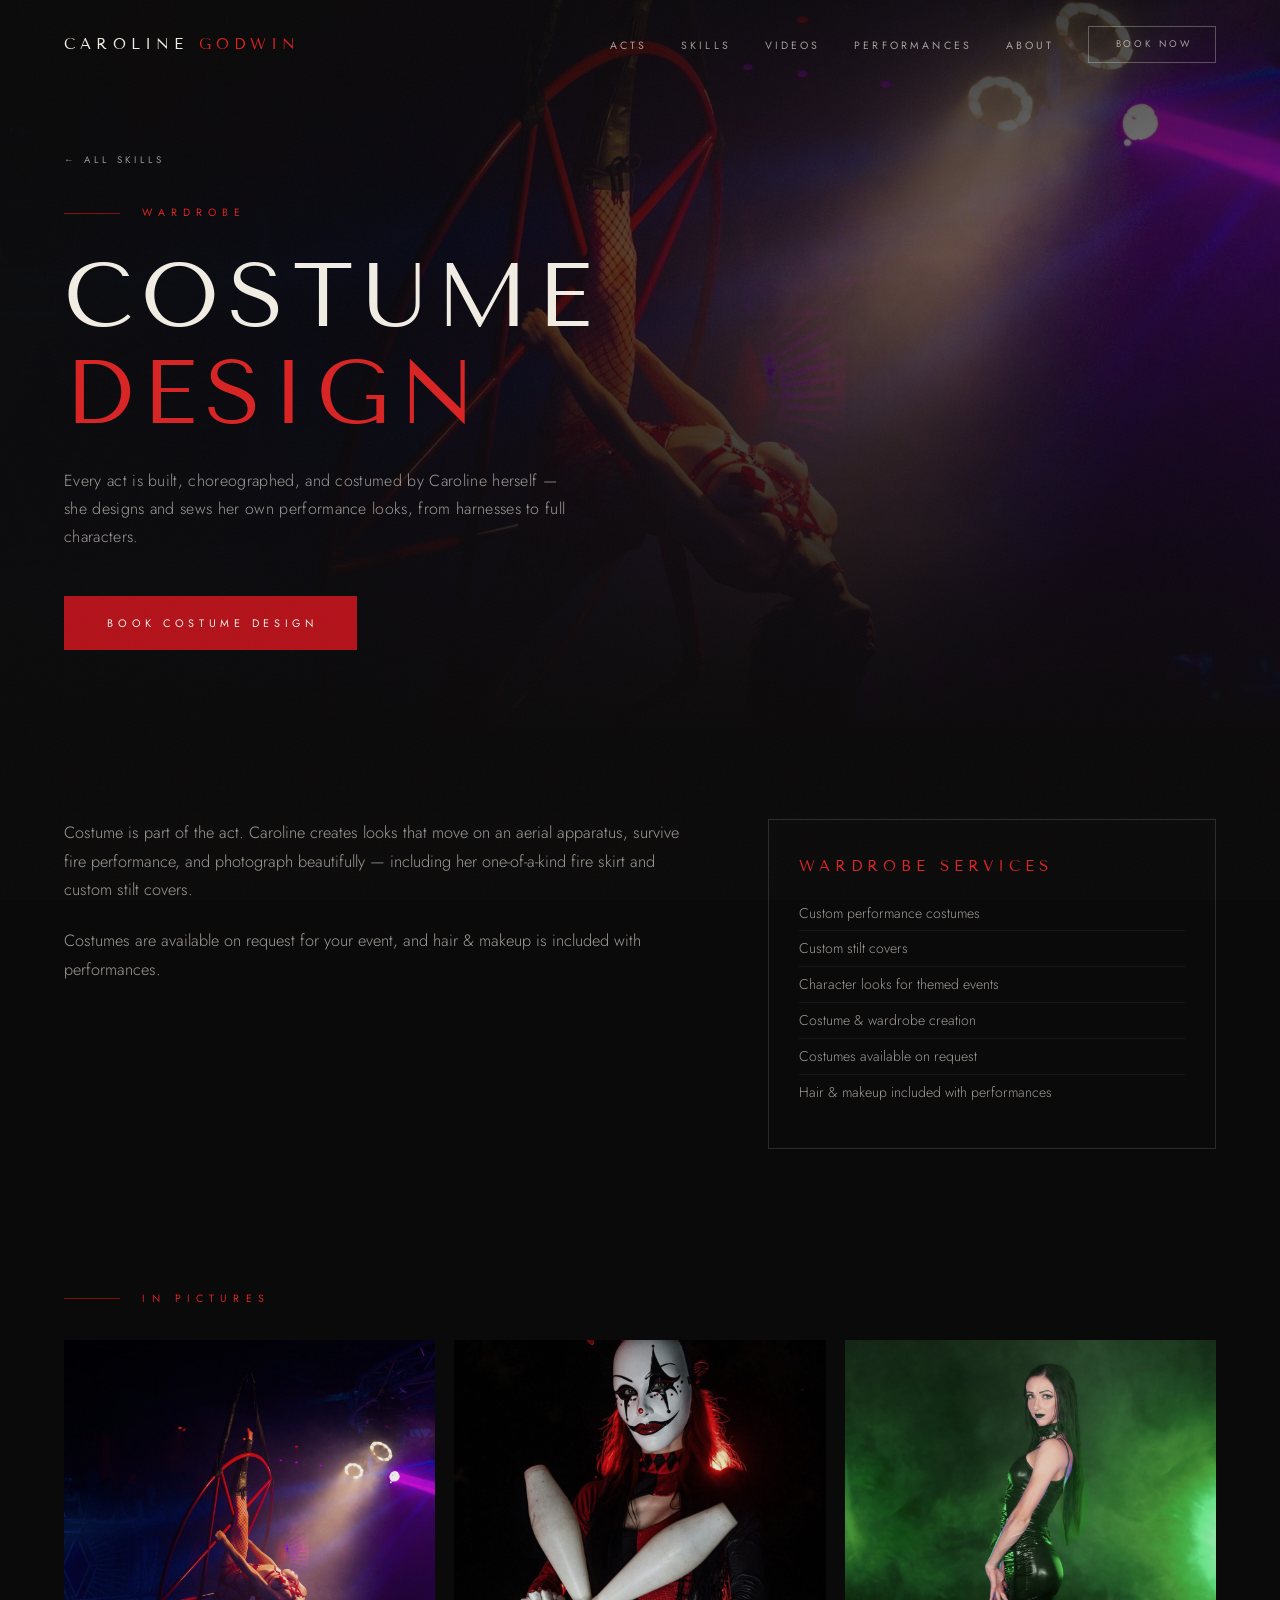
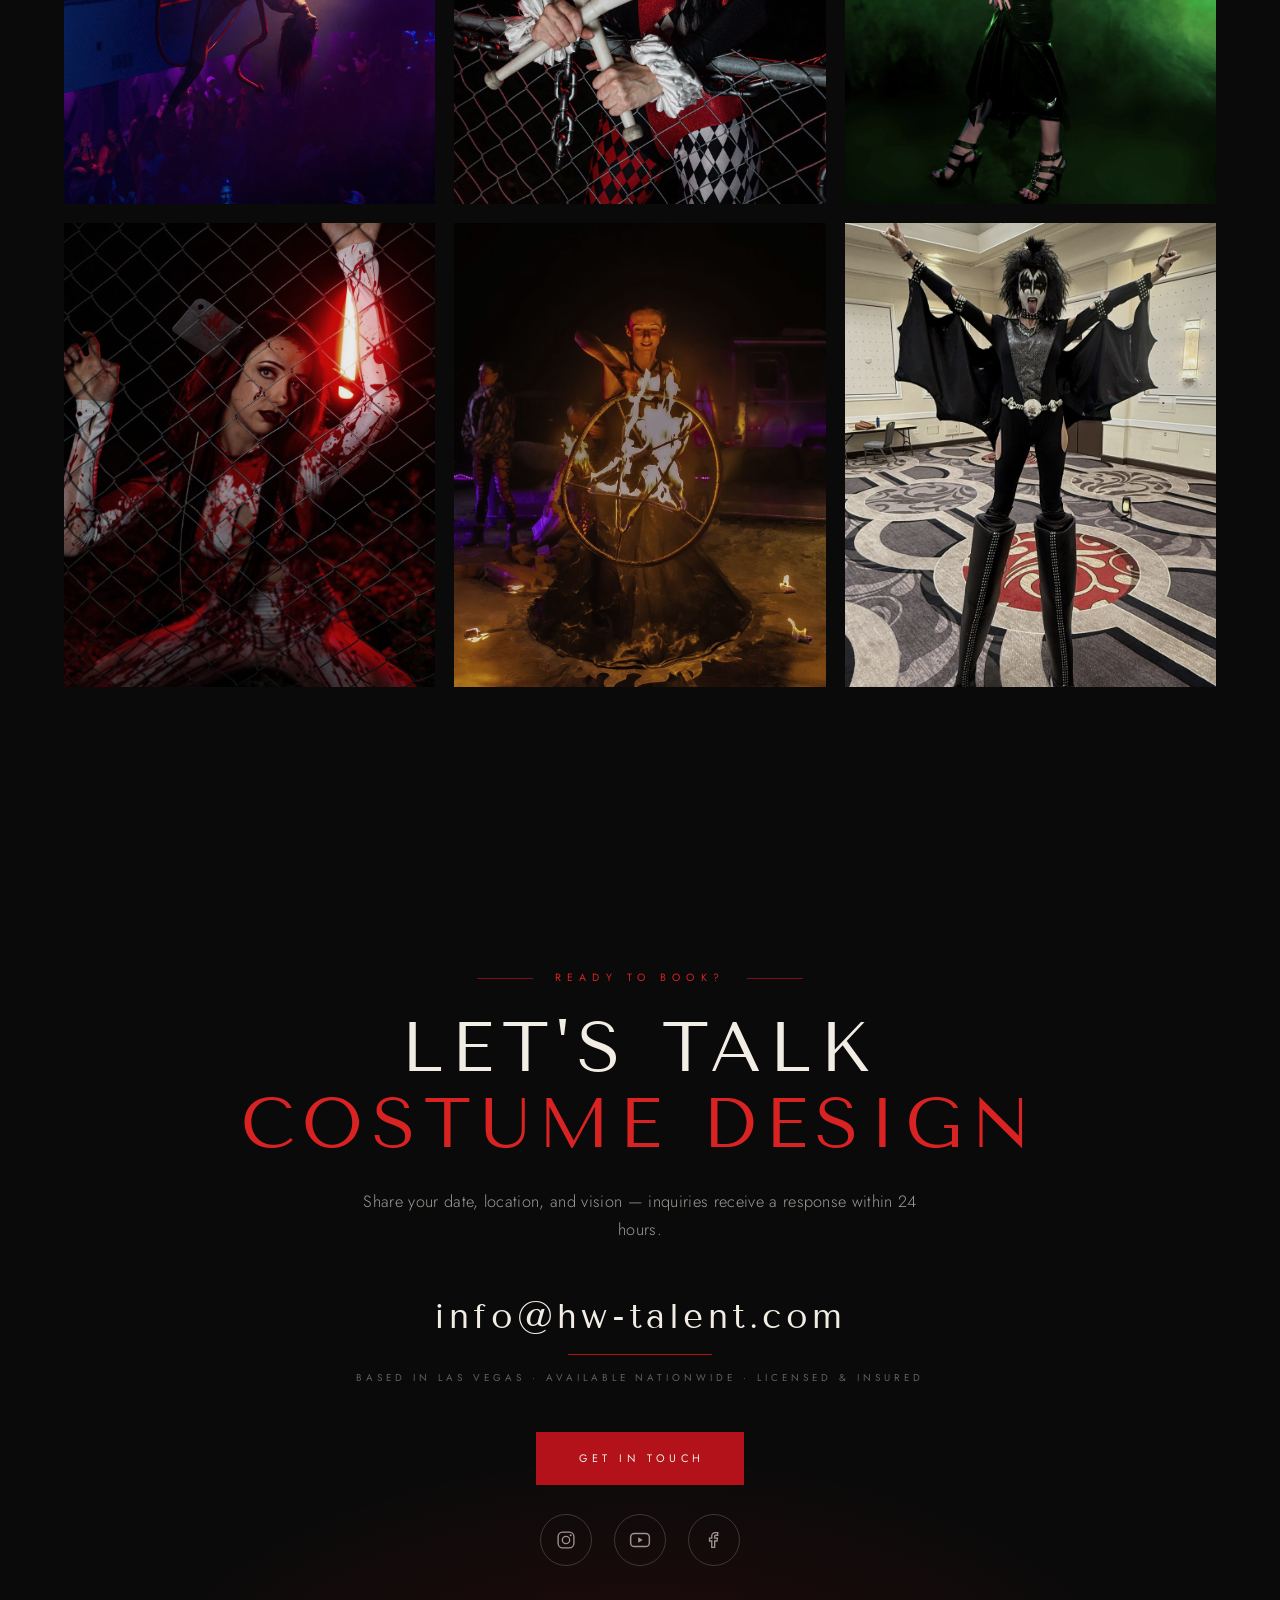
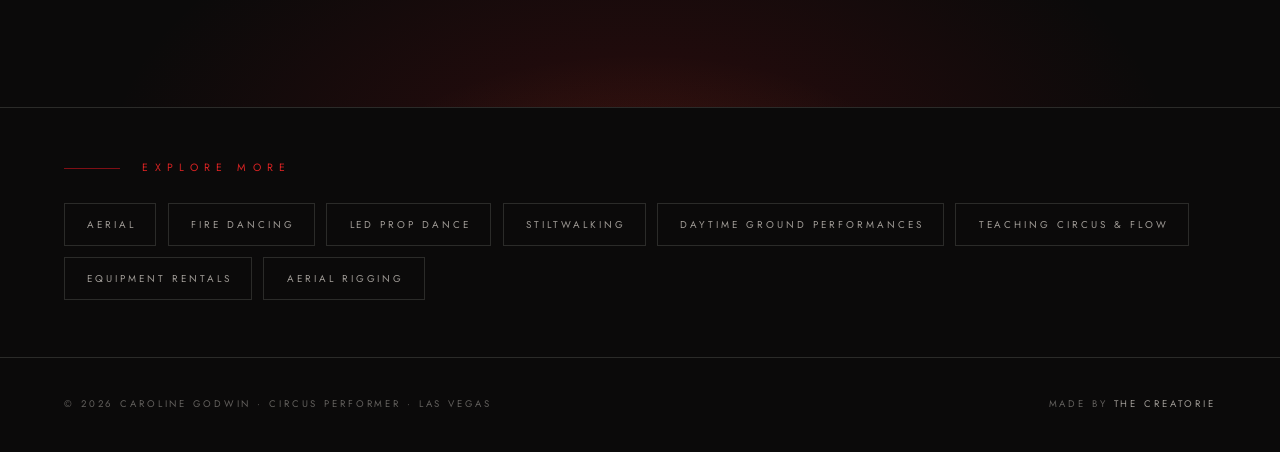
<file: costume-design.html>
<!DOCTYPE html>
<html lang="en">
<head>
  <meta charset="UTF-8" />
  <meta name="viewport" content="width=device-width, initial-scale=1.0" />
  <title>Costume Design — Caroline Godwin | Las Vegas Circus Performer</title>
  <meta name="description" content="Costume design by Las Vegas performer Caroline Godwin — custom performance costumes and character looks, with costumes available on request for bookings." />
  <link rel="icon" type="image/png" href="assets/img/favicon.png" />
  <meta property="og:type" content="website" />
  <meta property="og:title" content="Costume Design — Caroline Godwin" />
  <meta property="og:description" content="Costume design by Las Vegas performer Caroline Godwin — custom performance costumes and character looks, with costumes available on request for bookings." />
  <meta property="og:image" content="assets/img/pentagram-club-backbend.jpg" />
  <link rel="preconnect" href="https://fonts.googleapis.com" />
  <link rel="preconnect" href="https://fonts.gstatic.com" crossorigin />
  <link href="https://fonts.googleapis.com/css2?family=Tenor+Sans&family=Jost:wght@200;300;400;500&display=swap" rel="stylesheet" />
  <link rel="stylesheet" href="assets/styles.css" />
</head>
<body>

  <nav class="nav" id="nav">
    <div class="wrap nav-inner">
      <a href="index.html" class="brand">CAROLINE <em>GODWIN</em></a>
      <ul class="nav-links" id="navLinks">
        <li><a href="index.html#acts">Acts</a></li>
        <li><a href="index.html#skills">Skills</a></li>
        <li><a href="index.html#reel">Videos</a></li>
        <li><a href="index.html#performances">Performances</a></li>
        <li><a href="index.html#about">About</a></li>
        <li><a href="#contact" class="btn"><span>Book Now</span></a></li>
      </ul>
      <button class="burger" id="burger" aria-label="Toggle menu" aria-expanded="false">
        <span></span><span></span><span></span>
      </button>
    </div>
  </nav>

  <!-- ============ PAGE HERO ============ -->
  <header class="page-hero" id="top">
    <div class="page-hero-bg" aria-hidden="true" style="background-image: url('assets/img/pentagram-club-backbend.jpg'); background-position: center 40%;"></div>
    <div class="wrap page-hero-content">
      <a href="index.html#skills" class="crumb">← All Skills</a>
      <p class="eyebrow">Wardrobe</p>
      <h1>Costume <span class="accent">Design</span></h1>
      <p class="hero-sub">Every act is built, choreographed, and costumed by Caroline herself — she designs and sews her own performance looks, from harnesses to full characters.</p>
      <div class="hero-ctas">
        <a href="#contact" class="btn btn-solid"><span>Book Costume Design</span></a>
      </div>
    </div>
  </header>

  <!-- ============ OVERVIEW ============ -->
  <section class="skill-overview">
    <div class="wrap skill-split">
      <div class="skill-copy">
          <p class="reveal">Costume is part of the act. Caroline creates looks that move on an aerial apparatus, survive fire performance, and photograph beautifully — including her one-of-a-kind fire skirt and custom stilt covers.</p>
          <p class="reveal">Costumes are available on request for your event, and hair &amp; makeup is included with performances.</p>
      </div>
      <div class="disc skill-list reveal" data-delay="1">
        <h3>Wardrobe Services</h3>
        <ul>
            <li>Custom performance costumes</li>
            <li>Custom stilt covers</li>
            <li>Character looks for themed events</li>
            <li>Costume &amp; wardrobe creation</li>
            <li>Costumes available on request</li>
            <li>Hair &amp; makeup included with performances</li>
        </ul>
      </div>
    </div>
  </section>

  <!-- ============ PHOTOS ============ -->
  <section class="skill-photos">
    <div class="wrap">
      <p class="eyebrow reveal">In Pictures</p>
      <div class="page-gallery">
        <figure class="gal-item reveal"><img src="assets/img/pentagram-club-backbend.jpg" alt="Red harness costume on the aerial pentagram" loading="lazy" /><figcaption class="cap">Red harness costume on the aerial pentagram</figcaption></figure>
        <figure class="gal-item reveal"><img src="assets/img/jester-clubs.jpg" alt="Harlequin jester costume" loading="lazy" /><figcaption class="cap">Harlequin jester costume</figcaption></figure>
        <figure class="gal-item reveal"><img src="assets/img/green-gothic-full.jpg" alt="Black gothic gown in green smoke" loading="lazy" /><figcaption class="cap">Black gothic gown in green smoke</figcaption></figure>
        <figure class="gal-item reveal"><img src="assets/img/horror-cleaver.jpg" alt="Horror character costume" loading="lazy" /><figcaption class="cap">Horror character costume</figcaption></figure>
        <figure class="gal-item reveal"><img src="assets/img/fire-pentagram-skirt.jpg" alt="One-of-a-kind fire skirt" loading="lazy" /><figcaption class="cap">One-of-a-kind fire skirt</figcaption></figure>
        <figure class="gal-item reveal"><img src="assets/img/kiss-stilts.jpg" alt="Rock legend character on stilts" loading="lazy" /><figcaption class="cap">Rock legend character on stilts</figcaption></figure>
      </div>
    </div>
  </section>

  <!-- ============ CONTACT ============ -->
  <section id="contact" class="contact skill-contact">
    <div class="wrap">
      <p class="eyebrow reveal">Ready to Book?</p>
      <h2 class="section-title contact-title reveal">Let's Talk<br /><span class="accent">Costume Design</span></h2>
      <p class="lede reveal">Share your date, location, and vision — inquiries receive a response within 24 hours.</p>
      <a class="contact-email reveal" href="mailto:info@hw-talent.com?subject=Booking%20Inquiry%20%E2%80%94%20Costume%20Design">info@hw-talent.com</a>
      <p class="contact-meta reveal">Based in Las Vegas · Available Nationwide · Licensed &amp; Insured</p>
      <a href="mailto:info@hw-talent.com?subject=Booking%20Inquiry%20%E2%80%94%20Costume%20Design" class="btn btn-solid reveal"><span>Get in Touch</span></a>
      <div class="socials reveal">
        <a href="https://www.instagram.com/carolinegodwin" target="_blank" rel="noopener" aria-label="Instagram">
          <svg width="20" height="20" viewBox="0 0 24 24" fill="none" stroke="currentColor" stroke-width="1.6"><rect x="2.5" y="2.5" width="19" height="19" rx="5.5"/><circle cx="12" cy="12" r="4.4"/><circle cx="17.6" cy="6.4" r="1.2" fill="currentColor" stroke="none"/></svg>
        </a>
        <a href="https://www.youtube.com/@Carolinegodwincircus/videos" target="_blank" rel="noopener" aria-label="YouTube">
          <svg width="22" height="22" viewBox="0 0 24 24" fill="none" stroke="currentColor" stroke-width="1.6"><rect x="1.8" y="4.8" width="20.4" height="14.4" rx="4"/><path d="M10 9l5 3-5 3V9z" fill="currentColor" stroke="none"/></svg>
        </a>
        <a href="https://www.facebook.com/circuscaroline" target="_blank" rel="noopener" aria-label="Facebook">
          <svg width="20" height="20" viewBox="0 0 24 24" fill="none" stroke="currentColor" stroke-width="1.6"><path d="M15.5 3.2h-2.2a4 4 0 0 0-4 4v2.6H6.6v3.4h2.7v7.6h3.5v-7.6h2.8l.5-3.4h-3.3V7.4c0-.6.5-1.1 1.1-1.1h2.6V3.2z"/></svg>
        </a>
      </div>
    </div>
  </section>

  <!-- ============ MORE SKILLS ============ -->
  <nav class="more-skills" aria-label="Other skills">
    <div class="wrap">
      <p class="eyebrow">Explore More</p>
      <div class="more-skill-row">
        <a class="more-skill" href="aerial.html">Aerial</a>
        <a class="more-skill" href="fire-dancing.html">Fire Dancing</a>
        <a class="more-skill" href="led-prop-dance.html">LED Prop Dance</a>
        <a class="more-skill" href="stiltwalking.html">Stiltwalking</a>
        <a class="more-skill" href="daytime-performances.html">Daytime Ground Performances</a>
        <a class="more-skill" href="teaching.html">Teaching Circus &amp; Flow</a>
        <a class="more-skill" href="equipment-rentals.html">Equipment Rentals</a>
        <a class="more-skill" href="aerial-rigging.html">Aerial Rigging</a>
      </div>
    </div>
  </nav>

  <!-- ============ FOOTER ============ -->
  <footer>
    <div class="wrap foot-inner">
      <span>© <span id="year"></span> Caroline Godwin · Circus Performer · Las Vegas</span>
      <span>Made by <a href="https://thecreatorie.com" target="_blank" rel="noopener">The Creatorie</a></span>
    </div>
  </footer>

  <!-- ============ VIDEO LIGHTBOX ============ -->
  <div id="lightbox" class="lightbox" aria-hidden="true" role="dialog" aria-label="Performance video">
    <button class="lightbox-close" id="lightboxClose" aria-label="Close video">✕</button>
    <div class="lightbox-frame" id="lightboxFrame"></div>
  </div>

  <button id="toTop" aria-label="Back to top"><span>↑</span></button>

  <script src="assets/script.js"></script>
</body>
</html>
</file>
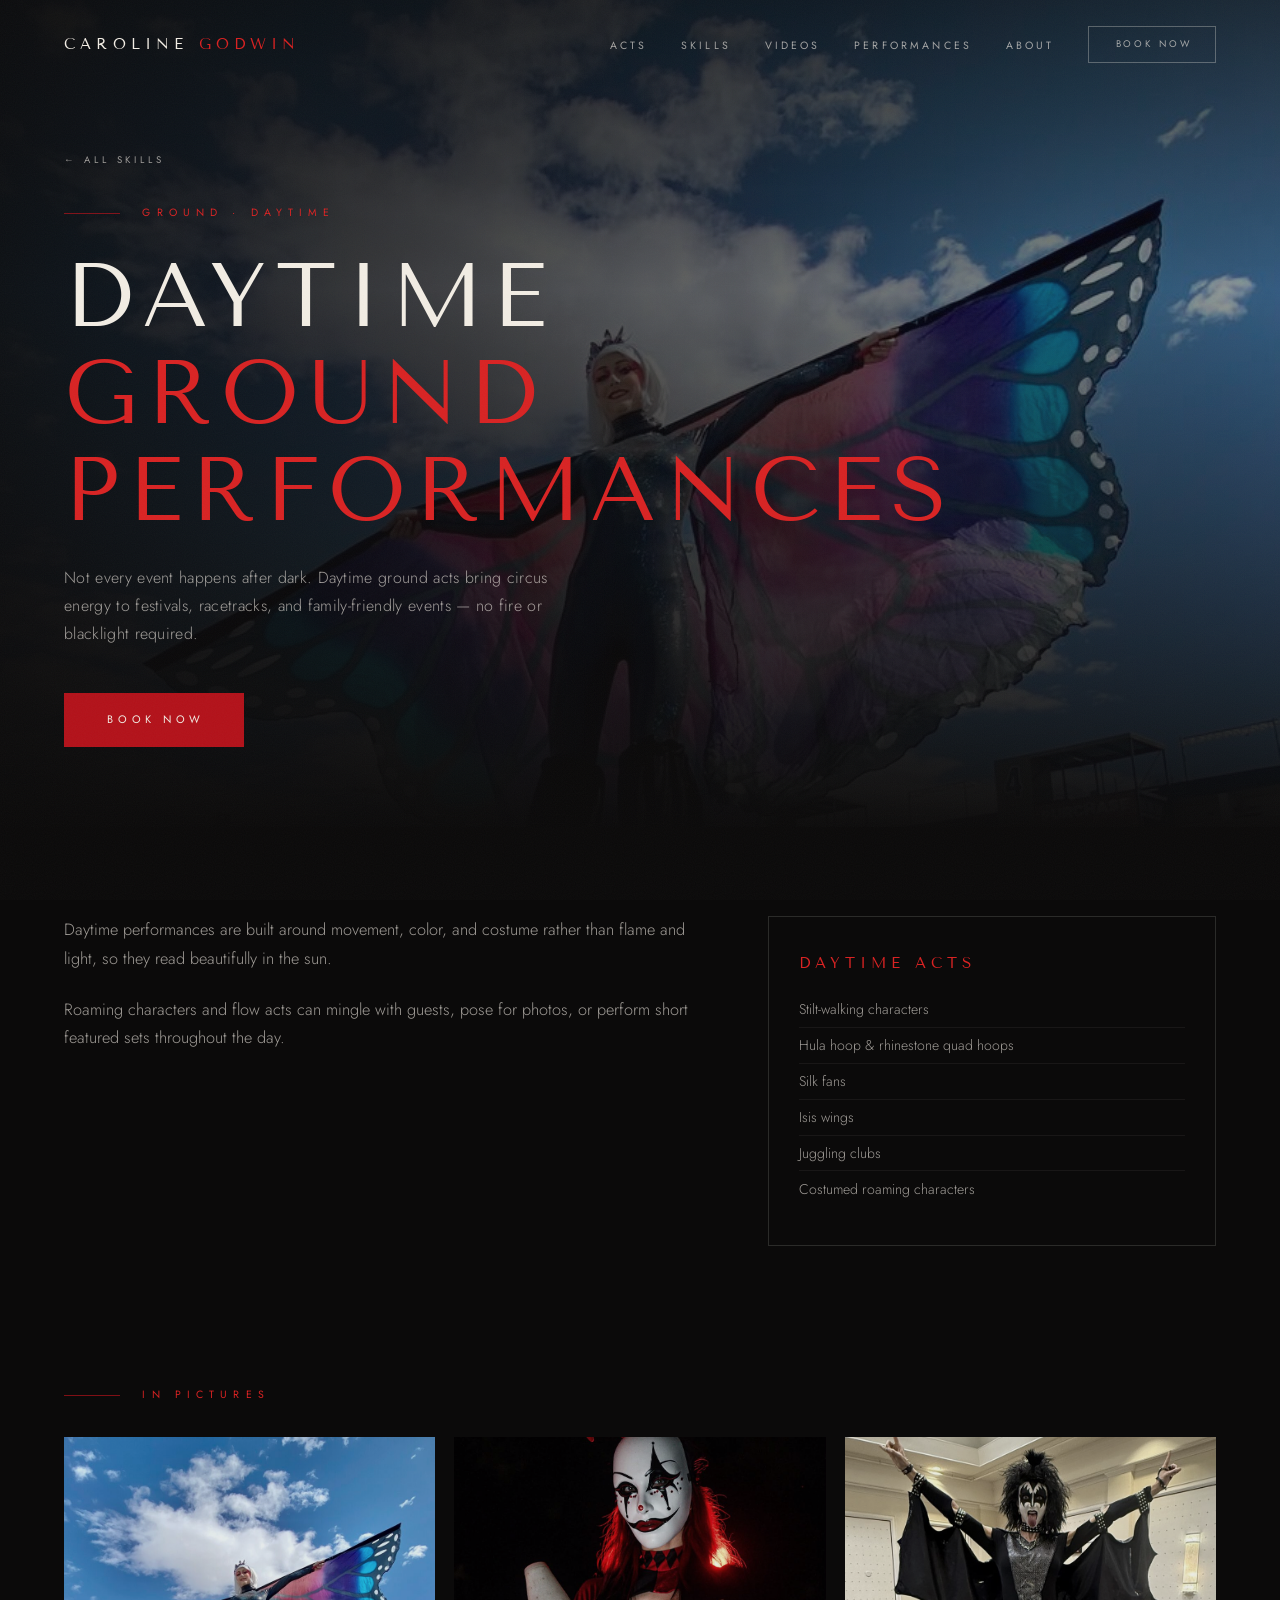
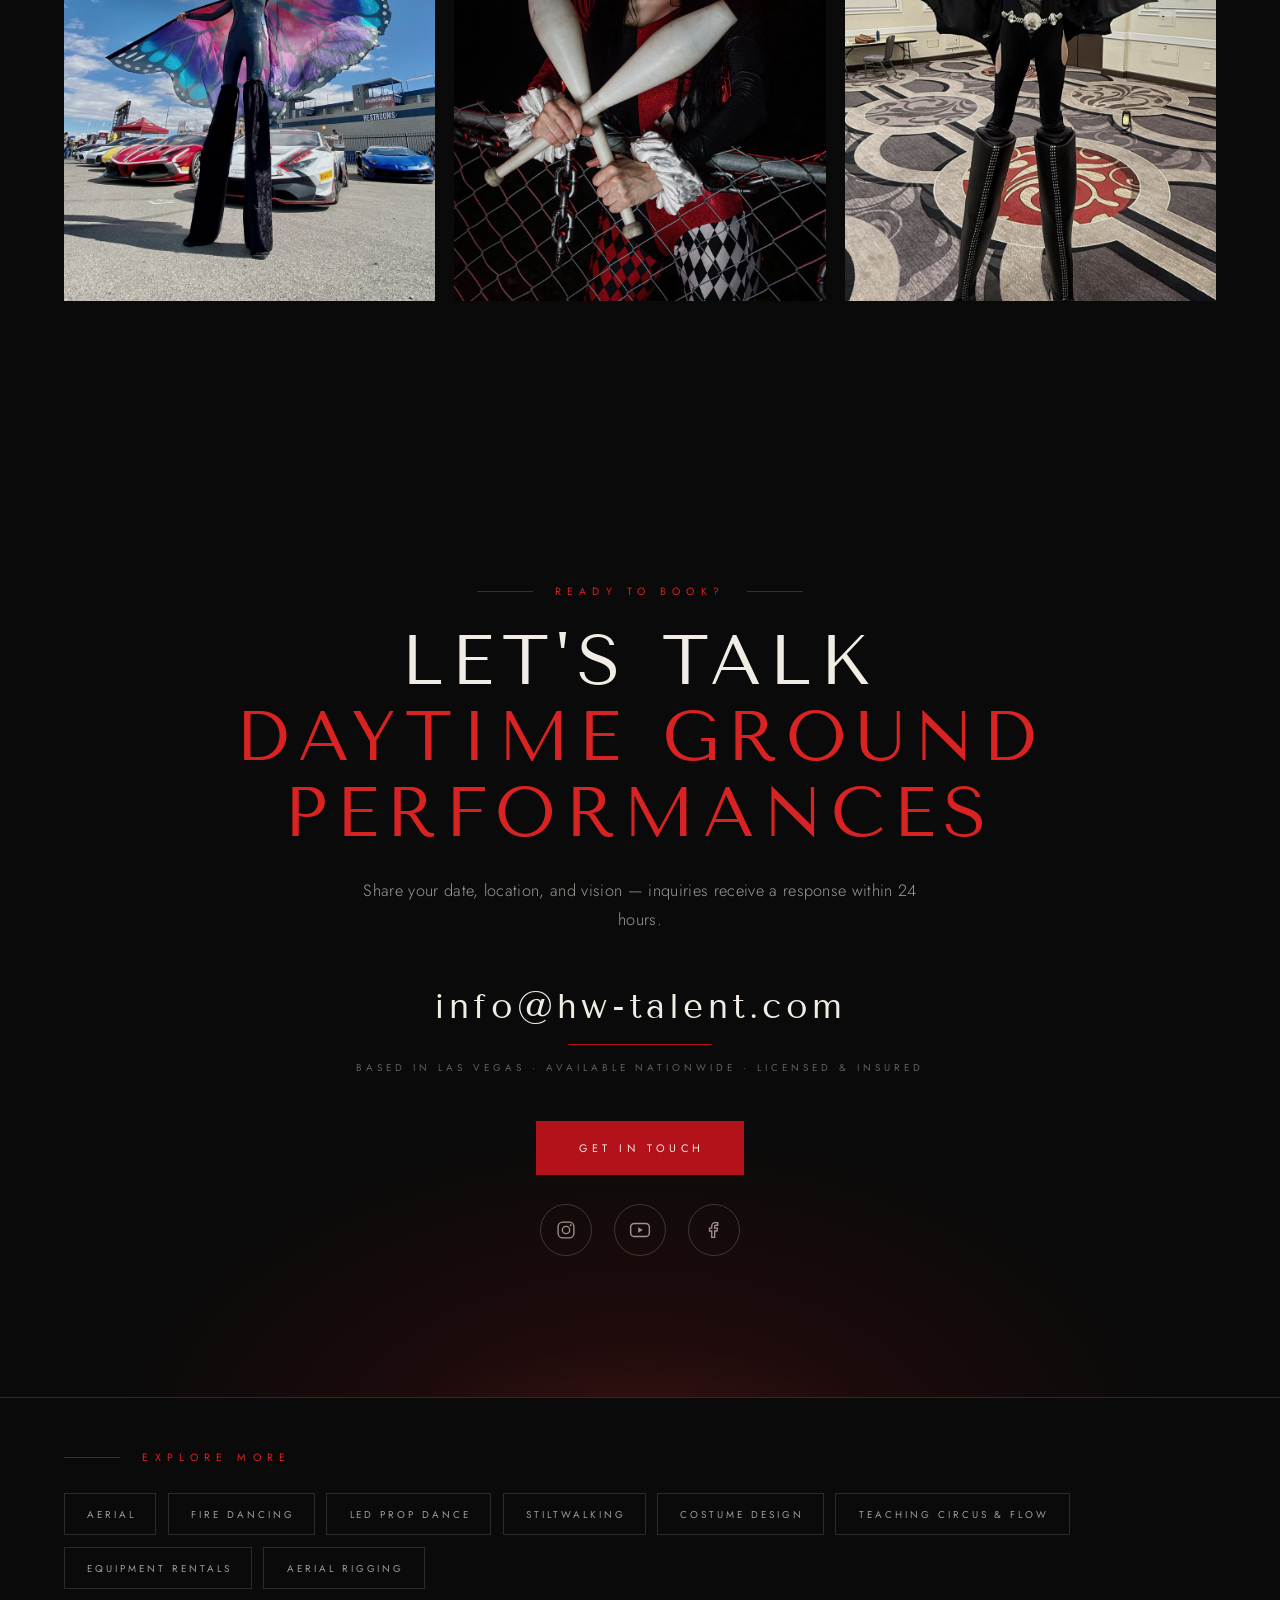
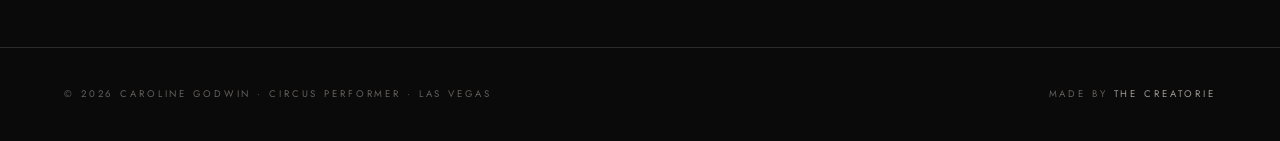
<file: daytime-performances.html>
<!DOCTYPE html>
<html lang="en">
<head>
  <meta charset="UTF-8" />
  <meta name="viewport" content="width=device-width, initial-scale=1.0" />
  <title>Daytime Ground Performances — Caroline Godwin | Las Vegas Circus Performer</title>
  <meta name="description" content="Daytime circus entertainment from Caroline Godwin — stilt characters, hula hoops, silk fans, Isis wings, and juggling for festivals and daytime events." />
  <link rel="icon" type="image/png" href="assets/img/favicon.png" />
  <meta property="og:type" content="website" />
  <meta property="og:title" content="Daytime Ground Performances — Caroline Godwin" />
  <meta property="og:description" content="Daytime circus entertainment from Caroline Godwin — stilt characters, hula hoops, silk fans, Isis wings, and juggling for festivals and daytime events." />
  <meta property="og:image" content="assets/img/butterfly-stilts-racetrack.jpg" />
  <link rel="preconnect" href="https://fonts.googleapis.com" />
  <link rel="preconnect" href="https://fonts.gstatic.com" crossorigin />
  <link href="https://fonts.googleapis.com/css2?family=Tenor+Sans&family=Jost:wght@200;300;400;500&display=swap" rel="stylesheet" />
  <link rel="stylesheet" href="assets/styles.css" />
</head>
<body>

  <nav class="nav" id="nav">
    <div class="wrap nav-inner">
      <a href="index.html" class="brand">CAROLINE <em>GODWIN</em></a>
      <ul class="nav-links" id="navLinks">
        <li><a href="index.html#acts">Acts</a></li>
        <li><a href="index.html#skills">Skills</a></li>
        <li><a href="index.html#reel">Videos</a></li>
        <li><a href="index.html#performances">Performances</a></li>
        <li><a href="index.html#about">About</a></li>
        <li><a href="#contact" class="btn"><span>Book Now</span></a></li>
      </ul>
      <button class="burger" id="burger" aria-label="Toggle menu" aria-expanded="false">
        <span></span><span></span><span></span>
      </button>
    </div>
  </nav>

  <!-- ============ PAGE HERO ============ -->
  <header class="page-hero" id="top">
    <div class="page-hero-bg" aria-hidden="true" style="background-image: url('assets/img/butterfly-stilts-racetrack.jpg'); background-position: center 30%;"></div>
    <div class="wrap page-hero-content">
      <a href="index.html#skills" class="crumb">← All Skills</a>
      <p class="eyebrow">Ground · Daytime</p>
      <h1>Daytime <span class="accent">Ground Performances</span></h1>
      <p class="hero-sub">Not every event happens after dark. Daytime ground acts bring circus energy to festivals, racetracks, and family-friendly events — no fire or blacklight required.</p>
      <div class="hero-ctas">
        <a href="#contact" class="btn btn-solid"><span>Book Now</span></a>
      </div>
    </div>
  </header>

  <!-- ============ OVERVIEW ============ -->
  <section class="skill-overview">
    <div class="wrap skill-split">
      <div class="skill-copy">
          <p class="reveal">Daytime performances are built around movement, color, and costume rather than flame and light, so they read beautifully in the sun.</p>
          <p class="reveal">Roaming characters and flow acts can mingle with guests, pose for photos, or perform short featured sets throughout the day.</p>
      </div>
      <div class="disc skill-list reveal" data-delay="1">
        <h3>Daytime Acts</h3>
        <ul>
            <li>Stilt-walking characters</li>
            <li>Hula hoop &amp; rhinestone quad hoops</li>
            <li>Silk fans</li>
            <li>Isis wings</li>
            <li>Juggling clubs</li>
            <li>Costumed roaming characters</li>
        </ul>
      </div>
    </div>
  </section>

  <!-- ============ PHOTOS ============ -->
  <section class="skill-photos">
    <div class="wrap">
      <p class="eyebrow reveal">In Pictures</p>
      <div class="page-gallery">
        <figure class="gal-item reveal"><img src="assets/img/butterfly-stilts-racetrack.jpg" alt="Butterfly wings on stilts at the racetrack" loading="lazy" /><figcaption class="cap">Butterfly wings on stilts at the racetrack</figcaption></figure>
        <figure class="gal-item reveal"><img src="assets/img/jester-clubs.jpg" alt="Harlequin character with juggling clubs" loading="lazy" /><figcaption class="cap">Harlequin character with juggling clubs</figcaption></figure>
        <figure class="gal-item reveal"><img src="assets/img/kiss-stilts.jpg" alt="Rock legend character on stilts" loading="lazy" /><figcaption class="cap">Rock legend character on stilts</figcaption></figure>
      </div>
    </div>
  </section>

  <!-- ============ CONTACT ============ -->
  <section id="contact" class="contact skill-contact">
    <div class="wrap">
      <p class="eyebrow reveal">Ready to Book?</p>
      <h2 class="section-title contact-title reveal">Let's Talk<br /><span class="accent">Daytime Ground Performances</span></h2>
      <p class="lede reveal">Share your date, location, and vision — inquiries receive a response within 24 hours.</p>
      <a class="contact-email reveal" href="mailto:info@hw-talent.com?subject=Booking%20Inquiry%20%E2%80%94%20Daytime%20Ground%20Performances">info@hw-talent.com</a>
      <p class="contact-meta reveal">Based in Las Vegas · Available Nationwide · Licensed &amp; Insured</p>
      <a href="mailto:info@hw-talent.com?subject=Booking%20Inquiry%20%E2%80%94%20Daytime%20Ground%20Performances" class="btn btn-solid reveal"><span>Get in Touch</span></a>
      <div class="socials reveal">
        <a href="https://www.instagram.com/carolinegodwin" target="_blank" rel="noopener" aria-label="Instagram">
          <svg width="20" height="20" viewBox="0 0 24 24" fill="none" stroke="currentColor" stroke-width="1.6"><rect x="2.5" y="2.5" width="19" height="19" rx="5.5"/><circle cx="12" cy="12" r="4.4"/><circle cx="17.6" cy="6.4" r="1.2" fill="currentColor" stroke="none"/></svg>
        </a>
        <a href="https://www.youtube.com/@Carolinegodwincircus/videos" target="_blank" rel="noopener" aria-label="YouTube">
          <svg width="22" height="22" viewBox="0 0 24 24" fill="none" stroke="currentColor" stroke-width="1.6"><rect x="1.8" y="4.8" width="20.4" height="14.4" rx="4"/><path d="M10 9l5 3-5 3V9z" fill="currentColor" stroke="none"/></svg>
        </a>
        <a href="https://www.facebook.com/circuscaroline" target="_blank" rel="noopener" aria-label="Facebook">
          <svg width="20" height="20" viewBox="0 0 24 24" fill="none" stroke="currentColor" stroke-width="1.6"><path d="M15.5 3.2h-2.2a4 4 0 0 0-4 4v2.6H6.6v3.4h2.7v7.6h3.5v-7.6h2.8l.5-3.4h-3.3V7.4c0-.6.5-1.1 1.1-1.1h2.6V3.2z"/></svg>
        </a>
      </div>
    </div>
  </section>

  <!-- ============ MORE SKILLS ============ -->
  <nav class="more-skills" aria-label="Other skills">
    <div class="wrap">
      <p class="eyebrow">Explore More</p>
      <div class="more-skill-row">
        <a class="more-skill" href="aerial.html">Aerial</a>
        <a class="more-skill" href="fire-dancing.html">Fire Dancing</a>
        <a class="more-skill" href="led-prop-dance.html">LED Prop Dance</a>
        <a class="more-skill" href="stiltwalking.html">Stiltwalking</a>
        <a class="more-skill" href="costume-design.html">Costume Design</a>
        <a class="more-skill" href="teaching.html">Teaching Circus &amp; Flow</a>
        <a class="more-skill" href="equipment-rentals.html">Equipment Rentals</a>
        <a class="more-skill" href="aerial-rigging.html">Aerial Rigging</a>
      </div>
    </div>
  </nav>

  <!-- ============ FOOTER ============ -->
  <footer>
    <div class="wrap foot-inner">
      <span>© <span id="year"></span> Caroline Godwin · Circus Performer · Las Vegas</span>
      <span>Made by <a href="https://thecreatorie.com" target="_blank" rel="noopener">The Creatorie</a></span>
    </div>
  </footer>

  <!-- ============ VIDEO LIGHTBOX ============ -->
  <div id="lightbox" class="lightbox" aria-hidden="true" role="dialog" aria-label="Performance video">
    <button class="lightbox-close" id="lightboxClose" aria-label="Close video">✕</button>
    <div class="lightbox-frame" id="lightboxFrame"></div>
  </div>

  <button id="toTop" aria-label="Back to top"><span>↑</span></button>

  <script src="assets/script.js"></script>
</body>
</html>
</file>
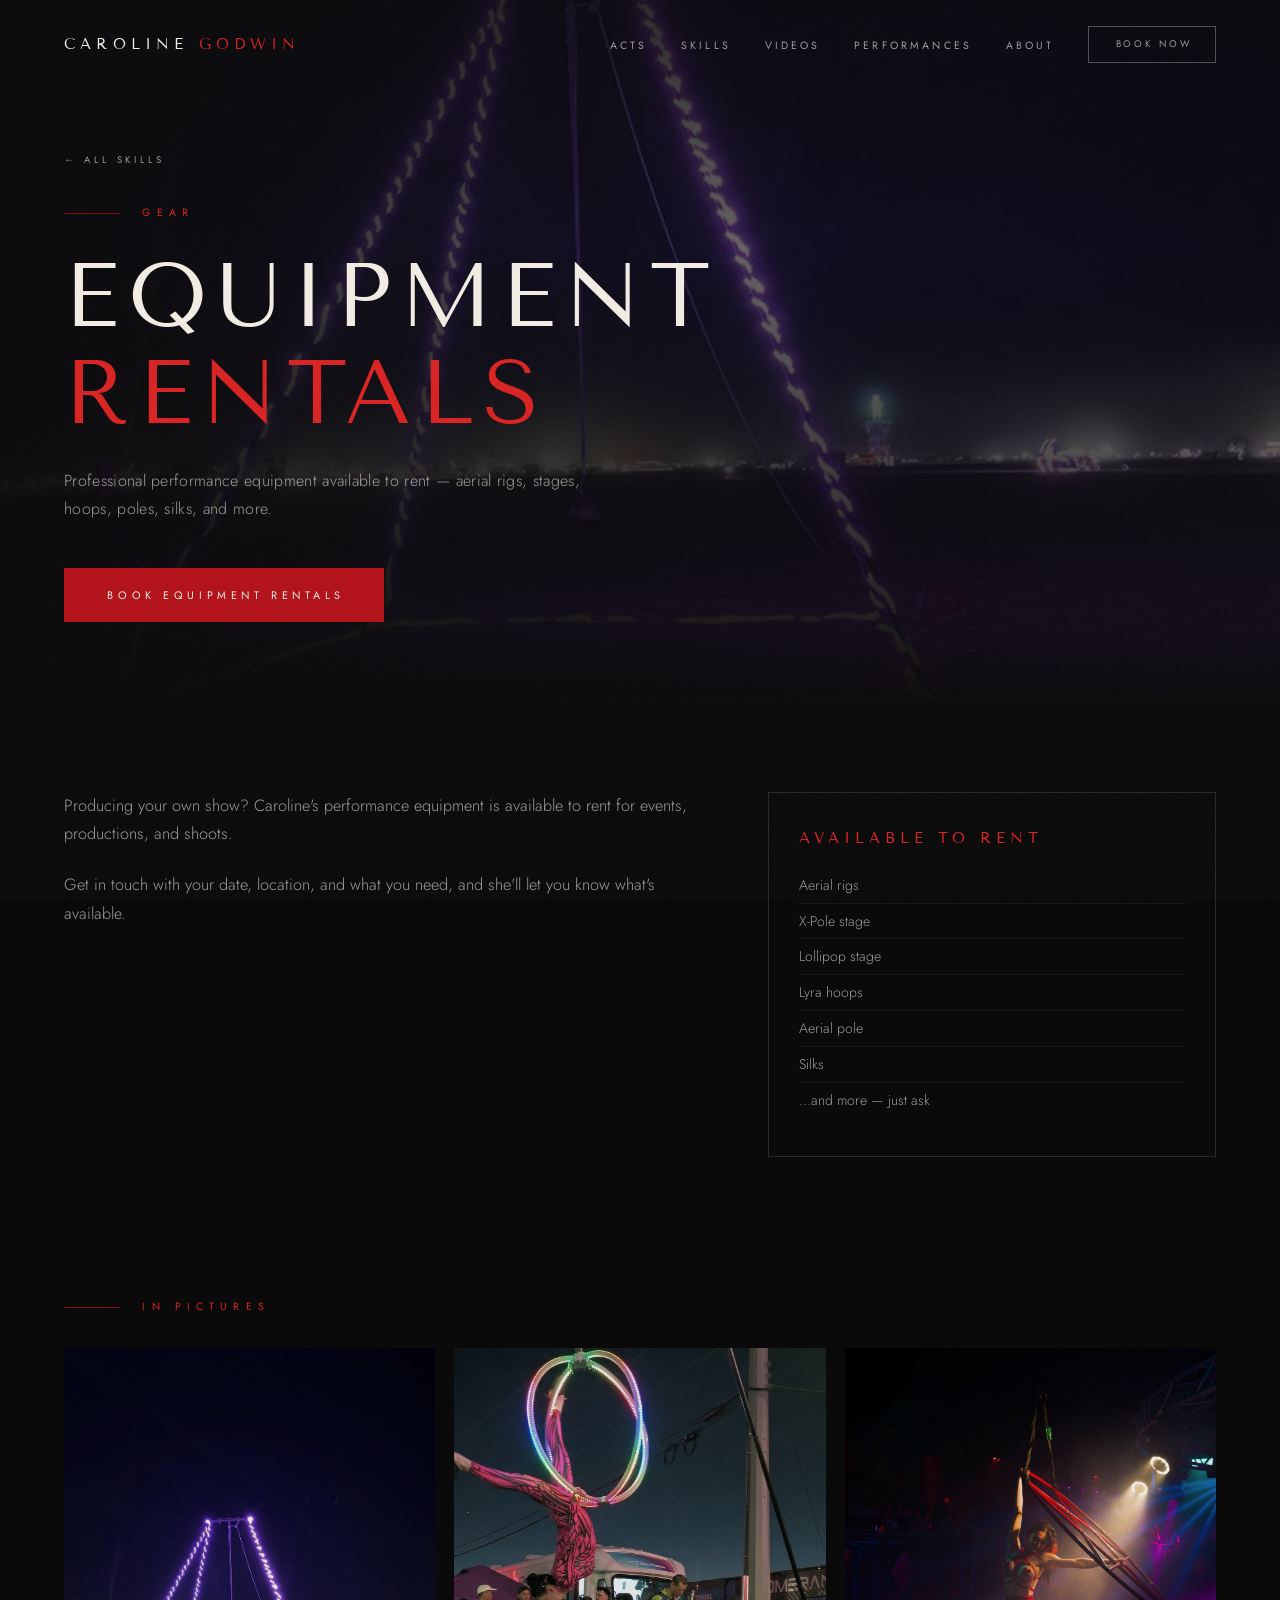
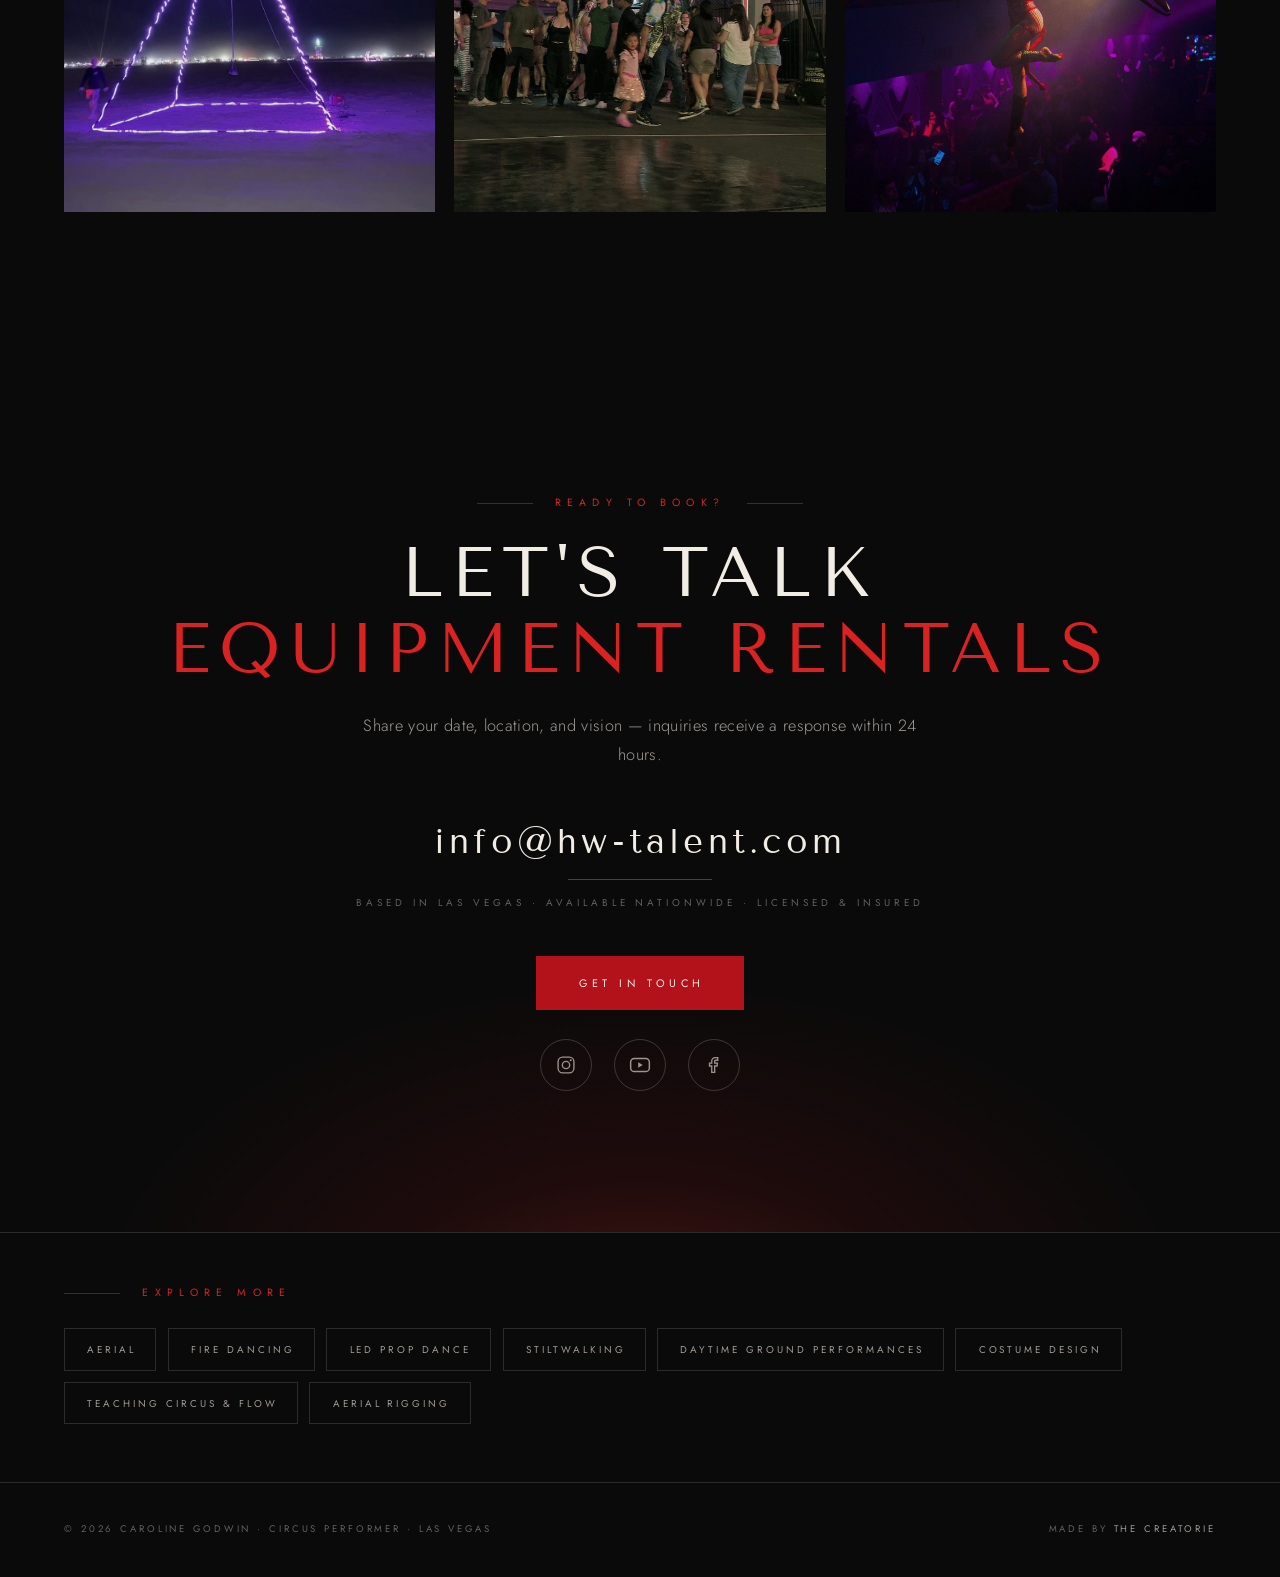
<file: equipment-rentals.html>
<!DOCTYPE html>
<html lang="en">
<head>
  <meta charset="UTF-8" />
  <meta name="viewport" content="width=device-width, initial-scale=1.0" />
  <title>Equipment Rentals — Caroline Godwin | Las Vegas Circus Performer</title>
  <meta name="description" content="Rent professional performance equipment in Las Vegas — aerial rigs, X-Pole stage, lollipop stage, lyra hoops, aerial pole, silks, and more." />
  <link rel="icon" type="image/png" href="assets/img/favicon.png" />
  <meta property="og:type" content="website" />
  <meta property="og:title" content="Equipment Rentals — Caroline Godwin" />
  <meta property="og:description" content="Rent professional performance equipment in Las Vegas — aerial rigs, X-Pole stage, lollipop stage, lyra hoops, aerial pole, silks, and more." />
  <meta property="og:image" content="assets/img/led-aerial-rig.jpg" />
  <link rel="preconnect" href="https://fonts.googleapis.com" />
  <link rel="preconnect" href="https://fonts.gstatic.com" crossorigin />
  <link href="https://fonts.googleapis.com/css2?family=Tenor+Sans&family=Jost:wght@200;300;400;500&display=swap" rel="stylesheet" />
  <link rel="stylesheet" href="assets/styles.css" />
</head>
<body>

  <nav class="nav" id="nav">
    <div class="wrap nav-inner">
      <a href="index.html" class="brand">CAROLINE <em>GODWIN</em></a>
      <ul class="nav-links" id="navLinks">
        <li><a href="index.html#acts">Acts</a></li>
        <li><a href="index.html#skills">Skills</a></li>
        <li><a href="index.html#reel">Videos</a></li>
        <li><a href="index.html#performances">Performances</a></li>
        <li><a href="index.html#about">About</a></li>
        <li><a href="#contact" class="btn"><span>Book Now</span></a></li>
      </ul>
      <button class="burger" id="burger" aria-label="Toggle menu" aria-expanded="false">
        <span></span><span></span><span></span>
      </button>
    </div>
  </nav>

  <!-- ============ PAGE HERO ============ -->
  <header class="page-hero" id="top">
    <div class="page-hero-bg" aria-hidden="true" style="background-image: url('assets/img/led-aerial-rig.jpg'); background-position: center 60%;"></div>
    <div class="wrap page-hero-content">
      <a href="index.html#skills" class="crumb">← All Skills</a>
      <p class="eyebrow">Gear</p>
      <h1>Equipment <span class="accent">Rentals</span></h1>
      <p class="hero-sub">Professional performance equipment available to rent — aerial rigs, stages, hoops, poles, silks, and more.</p>
      <div class="hero-ctas">
        <a href="#contact" class="btn btn-solid"><span>Book Equipment Rentals</span></a>
      </div>
    </div>
  </header>

  <!-- ============ OVERVIEW ============ -->
  <section class="skill-overview">
    <div class="wrap skill-split">
      <div class="skill-copy">
          <p class="reveal">Producing your own show? Caroline's performance equipment is available to rent for events, productions, and shoots.</p>
          <p class="reveal">Get in touch with your date, location, and what you need, and she'll let you know what's available.</p>
      </div>
      <div class="disc skill-list reveal" data-delay="1">
        <h3>Available to Rent</h3>
        <ul>
            <li>Aerial rigs</li>
            <li>X-Pole stage</li>
            <li>Lollipop stage</li>
            <li>Lyra hoops</li>
            <li>Aerial pole</li>
            <li>Silks</li>
            <li>…and more — just ask</li>
        </ul>
      </div>
    </div>
  </section>

  <!-- ============ PHOTOS ============ -->
  <section class="skill-photos">
    <div class="wrap">
      <p class="eyebrow reveal">In Pictures</p>
      <div class="page-gallery">
        <figure class="gal-item reveal"><img src="assets/img/led-aerial-rig.jpg" alt="Free-standing aerial rig lit with LED" loading="lazy" /><figcaption class="cap">Free-standing aerial rig lit with LED</figcaption></figure>
        <figure class="gal-item reveal"><img src="assets/img/led-lyra-street.jpg" alt="LED lyra on a free-standing rig" loading="lazy" /><figcaption class="cap">LED lyra on a free-standing rig</figcaption></figure>
        <figure class="gal-item reveal"><img src="assets/img/pentagram-club-hang.jpg" alt="Aerial pentagram apparatus" loading="lazy" /><figcaption class="cap">Aerial pentagram apparatus</figcaption></figure>
      </div>
    </div>
  </section>

  <!-- ============ CONTACT ============ -->
  <section id="contact" class="contact skill-contact">
    <div class="wrap">
      <p class="eyebrow reveal">Ready to Book?</p>
      <h2 class="section-title contact-title reveal">Let's Talk<br /><span class="accent">Equipment Rentals</span></h2>
      <p class="lede reveal">Share your date, location, and vision — inquiries receive a response within 24 hours.</p>
      <a class="contact-email reveal" href="mailto:info@hw-talent.com?subject=Equipment%20Rental%20Inquiry">info@hw-talent.com</a>
      <p class="contact-meta reveal">Based in Las Vegas · Available Nationwide · Licensed &amp; Insured</p>
      <a href="mailto:info@hw-talent.com?subject=Equipment%20Rental%20Inquiry" class="btn btn-solid reveal"><span>Get in Touch</span></a>
      <div class="socials reveal">
        <a href="https://www.instagram.com/carolinegodwin" target="_blank" rel="noopener" aria-label="Instagram">
          <svg width="20" height="20" viewBox="0 0 24 24" fill="none" stroke="currentColor" stroke-width="1.6"><rect x="2.5" y="2.5" width="19" height="19" rx="5.5"/><circle cx="12" cy="12" r="4.4"/><circle cx="17.6" cy="6.4" r="1.2" fill="currentColor" stroke="none"/></svg>
        </a>
        <a href="https://www.youtube.com/@Carolinegodwincircus/videos" target="_blank" rel="noopener" aria-label="YouTube">
          <svg width="22" height="22" viewBox="0 0 24 24" fill="none" stroke="currentColor" stroke-width="1.6"><rect x="1.8" y="4.8" width="20.4" height="14.4" rx="4"/><path d="M10 9l5 3-5 3V9z" fill="currentColor" stroke="none"/></svg>
        </a>
        <a href="https://www.facebook.com/circuscaroline" target="_blank" rel="noopener" aria-label="Facebook">
          <svg width="20" height="20" viewBox="0 0 24 24" fill="none" stroke="currentColor" stroke-width="1.6"><path d="M15.5 3.2h-2.2a4 4 0 0 0-4 4v2.6H6.6v3.4h2.7v7.6h3.5v-7.6h2.8l.5-3.4h-3.3V7.4c0-.6.5-1.1 1.1-1.1h2.6V3.2z"/></svg>
        </a>
      </div>
    </div>
  </section>

  <!-- ============ MORE SKILLS ============ -->
  <nav class="more-skills" aria-label="Other skills">
    <div class="wrap">
      <p class="eyebrow">Explore More</p>
      <div class="more-skill-row">
        <a class="more-skill" href="aerial.html">Aerial</a>
        <a class="more-skill" href="fire-dancing.html">Fire Dancing</a>
        <a class="more-skill" href="led-prop-dance.html">LED Prop Dance</a>
        <a class="more-skill" href="stiltwalking.html">Stiltwalking</a>
        <a class="more-skill" href="daytime-performances.html">Daytime Ground Performances</a>
        <a class="more-skill" href="costume-design.html">Costume Design</a>
        <a class="more-skill" href="teaching.html">Teaching Circus &amp; Flow</a>
        <a class="more-skill" href="aerial-rigging.html">Aerial Rigging</a>
      </div>
    </div>
  </nav>

  <!-- ============ FOOTER ============ -->
  <footer>
    <div class="wrap foot-inner">
      <span>© <span id="year"></span> Caroline Godwin · Circus Performer · Las Vegas</span>
      <span>Made by <a href="https://thecreatorie.com" target="_blank" rel="noopener">The Creatorie</a></span>
    </div>
  </footer>

  <!-- ============ VIDEO LIGHTBOX ============ -->
  <div id="lightbox" class="lightbox" aria-hidden="true" role="dialog" aria-label="Performance video">
    <button class="lightbox-close" id="lightboxClose" aria-label="Close video">✕</button>
    <div class="lightbox-frame" id="lightboxFrame"></div>
  </div>

  <button id="toTop" aria-label="Back to top"><span>↑</span></button>

  <script src="assets/script.js"></script>
</body>
</html>
</file>
<file: assets/styles.css>
/* ============================================================
   CAROLINE GODWIN — The Fire Pentagram Aerialist
   Obsidian & Oxblood — quiet luxury, cinematic drama
   ============================================================ */

:root {
  --bg: #0b0a0a;
  --panel: #100e0e;
  --ivory: #f2ede4;
  --mist: rgba(242, 237, 228, 0.64);
  --mist-dim: rgba(242, 237, 228, 0.38);
  --hairline: rgba(242, 237, 228, 0.14);
  --oxblood: #6e1013;
  --crimson: #b3121a;
  --scarlet: #d92323;
  --ember: #e8862e;
  --font-display: "Tenor Sans", sans-serif;
  --font-body: "Jost", sans-serif;
}

* { margin: 0; padding: 0; box-sizing: border-box; }

html { scroll-behavior: smooth; }

body {
  background: var(--bg);
  color: var(--ivory);
  font-family: var(--font-body);
  font-weight: 300;
  line-height: 1.75;
  overflow-x: hidden;
}

::selection { background: var(--crimson); color: var(--ivory); }

::-webkit-scrollbar { width: 8px; }
::-webkit-scrollbar-track { background: var(--bg); }
::-webkit-scrollbar-thumb { background: var(--oxblood); }
::-webkit-scrollbar-thumb:hover { background: var(--crimson); }

img { max-width: 100%; display: block; }

a { color: var(--ivory); text-decoration: none; transition: color .4s; }
a:hover { color: var(--scarlet); }

/* ---------- utilities ---------- */
.wrap { width: min(1200px, 90vw); margin: 0 auto; }

.eyebrow {
  font-size: .66rem;
  font-weight: 400;
  letter-spacing: .58em;
  text-transform: uppercase;
  color: var(--scarlet);
  display: flex;
  align-items: center;
  gap: 1.4rem;
}
.eyebrow::before {
  content: "";
  width: 56px; height: 1px;
  background: var(--crimson);
  opacity: .7;
}

h1, h2, h3 {
  font-family: var(--font-display);
  font-weight: 400;
  line-height: 1.08;
}

.section-title {
  font-size: clamp(2.4rem, 5.4vw, 4.3rem);
  margin: 1.4rem 0 1.6rem;
  color: var(--ivory);
  text-transform: uppercase;
  letter-spacing: .1em;
}
.section-title .accent { color: var(--scarlet); }

.lede { max-width: 560px; color: var(--mist); font-size: 1.02rem; font-weight: 300; letter-spacing: .02em; }

section { padding: clamp(5.5rem, 11vw, 9.5rem) 0; position: relative; }

/* faint roman numeral index behind sections */
.ghost { position: relative; overflow: hidden; }
.ghost::before {
  content: attr(data-bg);
  position: absolute;
  top: 4rem;
  right: 2vw;
  font-family: var(--font-display);
  font-size: clamp(9rem, 24vw, 20rem);
  line-height: 1;
  color: transparent;
  -webkit-text-stroke: 1px rgba(179, 18, 26, .16);
  pointer-events: none;
  z-index: 0;
}
.ghost > * { position: relative; z-index: 1; }

/* scroll reveal — slow, cinematic */
.reveal { opacity: 0; transform: translateY(26px); transition: opacity 1.3s ease, transform 1.3s cubic-bezier(.16,.68,.3,1); }
.reveal.in { opacity: 1; transform: none; }
.reveal[data-delay="1"] { transition-delay: .15s; }
.reveal[data-delay="2"] { transition-delay: .3s; }
.reveal[data-delay="3"] { transition-delay: .45s; }

/* fine grain */
body::after {
  content: "";
  position: fixed; inset: 0;
  pointer-events: none;
  z-index: 4;
  opacity: .035;
  background-image: url("data:image/svg+xml,%3Csvg xmlns='http://www.w3.org/2000/svg' width='120' height='120'%3E%3Cfilter id='n'%3E%3CfeTurbulence type='fractalNoise' baseFrequency='0.9' numOctaves='2'/%3E%3C/filter%3E%3Crect width='120' height='120' filter='url(%23n)' opacity='1'/%3E%3C/svg%3E");
}

.flicker { animation: none; }

/* ---------- nav ---------- */
.nav {
  position: fixed; top: 0; left: 0; right: 0;
  z-index: 50;
  padding: 1.6rem 0;
  transition: background .5s, padding .5s, border-color .5s;
  border-bottom: 1px solid transparent;
}
.nav.scrolled {
  background: rgba(11, 10, 10, .9);
  backdrop-filter: blur(16px);
  -webkit-backdrop-filter: blur(16px);
  padding: .9rem 0;
  border-bottom-color: var(--hairline);
}
.nav-inner { display: flex; align-items: center; justify-content: space-between; }
.brand {
  font-family: var(--font-display);
  font-size: .95rem;
  letter-spacing: .34em;
  color: var(--ivory);
  text-transform: uppercase;
}
.brand em { font-style: normal; color: var(--scarlet); }
.nav-links { display: flex; gap: 2.1rem; align-items: center; list-style: none; }
.nav-links a {
  font-size: .66rem; font-weight: 400;
  letter-spacing: .3em; text-transform: uppercase;
  color: var(--mist);
  position: relative;
  padding-bottom: .2rem;
}
.nav-links a::after {
  content: "";
  position: absolute; left: 0; bottom: 0;
  width: 100%; height: 1px;
  background: var(--scarlet);
  transform: scaleX(0);
  transform-origin: right;
  transition: transform .5s cubic-bezier(.16,.68,.3,1);
}
.nav-links a:hover { color: var(--ivory); }
.nav-links a:hover::after { transform: scaleX(1); transform-origin: left; }

/* buttons — hairline, tracked caps */
.btn {
  display: inline-block;
  font-family: var(--font-body);
  font-weight: 400;
  font-size: .68rem;
  letter-spacing: .42em;
  text-transform: uppercase;
  padding: 1.05rem 2.4rem 1rem 2.65rem;
  color: var(--ivory);
  background: transparent;
  border: 1px solid rgba(242, 237, 228, .3);
  transition: border-color .5s, color .5s, background .5s, letter-spacing .5s;
}
.btn:hover {
  border-color: var(--crimson);
  background: var(--crimson);
  color: var(--ivory);
  letter-spacing: .48em;
}
.btn-solid {
  border-color: var(--crimson);
  background: var(--crimson);
}
.btn-solid:hover {
  background: transparent;
  border-color: var(--scarlet);
  color: var(--scarlet);
}
.nav .btn { padding: .6rem 1.4rem .55rem 1.65rem; font-size: .6rem; }
.nav-links a.btn::after { display: none; }

/* hamburger */
.burger { display: none; background: none; border: none; cursor: pointer; z-index: 60; }
.burger span {
  display: block; width: 26px; height: 1px;
  background: var(--ivory);
  margin: 7px 0;
  transition: transform .4s, opacity .4s;
}
.burger.open span:nth-child(1) { transform: translateY(8px) rotate(45deg); }
.burger.open span:nth-child(2) { opacity: 0; }
.burger.open span:nth-child(3) { transform: translateY(-8px) rotate(-45deg); }

/* ---------- hero ---------- */
.hero {
  min-height: 100svh;
  display: flex;
  align-items: center;
  padding: 8rem 0 5rem;
  position: relative;
  isolation: isolate;
  overflow: hidden;
}
.hero-bg {
  position: absolute; inset: 0; z-index: -3;
  background: url("img/fire-pentagram-wide.jpg") center 28% / cover no-repeat;
  animation: heroDrift 30s ease-in-out infinite alternate;
  filter: saturate(.88) contrast(1.04) brightness(.92);
}
@keyframes heroDrift {
  from { transform: scale(1.02); }
  to   { transform: scale(1.1) translateY(-12px); }
}
.hero::before {
  content: "";
  position: absolute; inset: 0; z-index: -2;
  background:
    radial-gradient(ellipse 85% 70% at 70% 36%, transparent 0%, rgba(11,10,10,.62) 60%, rgba(11,10,10,.98) 100%),
    linear-gradient(180deg, rgba(11,10,10,.7) 0%, rgba(11,10,10,.22) 42%, rgba(11,10,10,.99) 100%);
}
#embers { position: absolute; inset: 0; z-index: -1; pointer-events: none; }

.hero-content { max-width: 860px; }
.hero .eyebrow { margin-bottom: 2.2rem; }
.hero h1 {
  font-size: clamp(3.2rem, 9.5vw, 7.6rem);
  letter-spacing: .12em;
  text-transform: uppercase;
  color: var(--ivory);
}
.hero h1 .fire-word {
  display: inline-block;
  background: linear-gradient(95deg, var(--ivory) 0%, #e0b489 40%, var(--ember) 72%, var(--crimson) 108%);
  -webkit-background-clip: text;
  background-clip: text;
  -webkit-text-fill-color: transparent;
  color: transparent;
}
.hero-tag {
  font-family: var(--font-body);
  font-weight: 300;
  font-size: clamp(.72rem, 1.5vw, .88rem);
  letter-spacing: .62em;
  text-transform: uppercase;
  color: var(--mist);
  margin: 2rem 0 2.2rem;
  padding: 1.1rem 0;
  border-top: 1px solid var(--hairline);
  border-bottom: 1px solid var(--hairline);
  display: inline-block;
}
.hero-tag b { font-weight: 400; color: var(--scarlet); }
.hero-sub { color: var(--mist); max-width: 520px; font-size: 1rem; letter-spacing: .02em; }
.hero-ctas { display: flex; gap: 1.4rem; flex-wrap: wrap; margin-top: 2.8rem; }

.hero-stats {
  display: flex; gap: clamp(2rem, 5.5vw, 4.5rem);
  margin-top: 4rem;
  padding-top: 2rem;
  border-top: 1px solid var(--hairline);
  flex-wrap: wrap;
}
.stat b {
  display: block;
  font-family: var(--font-display);
  font-weight: 400;
  font-size: clamp(1.5rem, 2.8vw, 2.1rem);
  letter-spacing: .06em;
  color: var(--ivory);
}
.stat span {
  font-size: .6rem; font-weight: 400;
  letter-spacing: .32em; text-transform: uppercase;
  color: var(--mist-dim);
}

/* vertical side inscription */
.hero-side {
  position: absolute;
  right: 2.2rem;
  top: 50%;
  transform: translateY(-50%) rotate(180deg);
  writing-mode: vertical-rl;
  font-size: .6rem;
  font-weight: 400;
  letter-spacing: .52em;
  text-transform: uppercase;
  color: var(--mist-dim);
  z-index: 2;
}
.hero-side::after {
  content: "";
  display: block;
  width: 1px; height: 72px;
  background: var(--crimson);
  margin: 1.4rem auto 0;
}

.danger-badge { display: none; }

.scroll-cue {
  position: absolute; bottom: 2rem; left: 50%;
  transform: translateX(-50%);
  color: var(--mist-dim);
  font-size: .58rem; font-weight: 400;
  letter-spacing: .5em; text-transform: uppercase;
  animation: cueFloat 3.2s ease-in-out infinite;
}
@keyframes cueFloat { 0%,100% { transform: translate(-50%,0); opacity:.6;} 50% { transform: translate(-50%,8px); opacity:1;} }

/* ---------- credits line (marquee) ---------- */
.tapes { position: relative; z-index: 5; overflow: hidden; }
.marquee {
  overflow: hidden;
  padding: 1.35rem 0;
  white-space: nowrap;
  border-top: 1px solid var(--hairline);
  border-bottom: 1px solid var(--hairline);
  background: var(--bg);
}
.marquee + .marquee { display: none; }
.marquee-track { display: inline-block; animation: marquee 70s linear infinite; }
.marquee-track span {
  font-family: var(--font-display);
  font-size: .74rem;
  letter-spacing: .42em;
  text-transform: uppercase;
  color: var(--mist-dim);
  padding: 0 1.6rem;
  transition: color .4s;
}
.marquee:hover .marquee-track span { color: var(--mist); }
.marquee-track span::after {
  content: "·";
  color: var(--crimson);
  padding-left: 3.2rem;
}
@keyframes marquee { from { transform: translateX(0); } to { transform: translateX(-50%); } }

/* ---------- signature acts ---------- */
.acts-grid {
  display: grid;
  grid-template-columns: repeat(3, 1fr);
  gap: 2rem 1.8rem;
  margin-top: 4rem;
}
.act-card {
  position: relative;
  overflow: hidden;
  aspect-ratio: 3 / 4;
  background: var(--panel);
  cursor: default;
}
/* editorial stagger */
.act-card:nth-child(3n+2) { transform: translateY(2.4rem); }
.act-card img {
  width: 100%; height: 100%;
  object-fit: cover;
  transition: transform 1.4s cubic-bezier(.16,.68,.3,1), filter 1s;
  filter: saturate(.82) brightness(.94);
}
.act-card:hover img { transform: scale(1.06); filter: saturate(1.05) brightness(1); }
.act-card::after {
  content: "";
  position: absolute; inset: 0;
  background: linear-gradient(180deg, transparent 42%, rgba(11,10,10,.5) 70%, rgba(11,10,10,.94) 100%);
}
.act-card::before {
  content: "";
  position: absolute; inset: 12px;
  border: 1px solid rgba(242,237,228,.0);
  z-index: 3;
  transition: border-color .8s;
  pointer-events: none;
}
.act-card:hover::before { border-color: rgba(242,237,228,.22); }
.act-info { position: absolute; left: 0; right: 0; bottom: 0; padding: 1.7rem 1.8rem 1.6rem; z-index: 2; }
.act-info h3 {
  font-size: 1.08rem;
  letter-spacing: .18em;
  text-transform: uppercase;
  color: var(--ivory);
  margin-bottom: .4rem;
}
.act-info h3::before {
  content: "";
  display: block;
  width: 34px; height: 1px;
  background: var(--crimson);
  margin-bottom: .9rem;
}
.act-info p {
  font-size: .88rem; font-weight: 300; color: var(--mist);
  max-height: 0; opacity: 0; overflow: hidden;
  transition: max-height .8s ease, opacity .8s ease;
}
.act-card:hover .act-info p, .act-card:focus-within .act-info p { max-height: 150px; opacity: 1; }
.badge {
  position: absolute; top: 1.2rem; left: 1.2rem; z-index: 2;
  font-size: .56rem; font-weight: 400;
  letter-spacing: .4em; text-transform: uppercase;
  color: var(--ivory);
  border: 1px solid rgba(242,237,228,.35);
  padding: .42rem .8rem .38rem 1.1rem;
  background: rgba(11,10,10,.45);
  backdrop-filter: blur(6px);
}
.badge.new { border-color: var(--crimson); color: var(--scarlet); }
.act-video { cursor: pointer; }
.watch-cue {
  display: inline-block;
  margin-top: .8rem;
  font-size: .6rem; font-weight: 400;
  letter-spacing: .4em; text-transform: uppercase;
  color: var(--scarlet);
}

/* ---------- video lightbox ---------- */
.lightbox {
  position: fixed; inset: 0;
  z-index: 90;
  background: rgba(11, 10, 10, .94);
  backdrop-filter: blur(10px);
  -webkit-backdrop-filter: blur(10px);
  display: grid;
  place-items: center;
  opacity: 0;
  pointer-events: none;
  transition: opacity .5s;
}
.lightbox.open { opacity: 1; pointer-events: auto; }
.lightbox-frame {
  width: min(400px, 88vw);
  height: min(720px, 84vh);
  border: 1px solid var(--hairline);
  background: var(--panel);
}
.lightbox-frame.wide {
  width: min(1100px, 92vw);
  height: auto;
  aspect-ratio: 16 / 9;
  max-height: 84vh;
}
.lightbox-frame iframe { width: 100%; height: 100%; border: 0; }
.lightbox-close {
  position: absolute;
  top: 1.6rem; right: 1.8rem;
  width: 48px; height: 48px;
  border-radius: 50%;
  border: 1px solid rgba(242,237,228,.3);
  background: transparent;
  color: var(--ivory);
  font-size: 1rem;
  cursor: pointer;
  transition: border-color .4s, color .4s, transform .4s;
}
.lightbox-close:hover { border-color: var(--crimson); color: var(--scarlet); transform: rotate(90deg); }

/* ---------- disciplines ---------- */
.disciplines { background: linear-gradient(180deg, var(--bg), #120d0c 45%, #120d0c 60%, var(--bg)); }
.disc-grid { display: grid; grid-template-columns: repeat(4, 1fr); gap: 0; margin-top: 4rem; border-left: 1px solid var(--hairline); }
.disc {
  border-right: 1px solid var(--hairline);
  border-top: 1px solid var(--hairline);
  border-bottom: 1px solid var(--hairline);
  padding: 2.4rem 1.9rem;
  background: transparent;
  transition: background .7s;
}
.disc:hover { background: rgba(179, 18, 26, .06); }
.disc-icon {
  font-size: 1.1rem;
  margin-bottom: 1.2rem;
  display: block;
  filter: grayscale(1) brightness(1.4);
  opacity: .8;
}
.disc h3 {
  font-size: .92rem;
  letter-spacing: .34em;
  text-transform: uppercase;
  color: var(--scarlet);
  margin-bottom: 1.3rem;
}
.disc ul { list-style: none; }
.disc li {
  font-size: .88rem; font-weight: 300; color: var(--mist);
  padding: .32rem 0;
  border-bottom: 1px solid rgba(242,237,228,.06);
}
.disc li:last-child { border-bottom: none; }
.disc-note {
  margin-top: 2.6rem; text-align: center;
  color: var(--mist-dim);
  font-size: .68rem; font-weight: 400;
  letter-spacing: .3em; text-transform: uppercase;
}

/* ---------- watch / videos ---------- */
.reel { text-align: center; }
.reel .eyebrow { justify-content: center; }
.reel .eyebrow::after { content: ""; width: 56px; height: 1px; background: var(--crimson); opacity: .7; }
.reel-featured {
  position: relative;
  width: min(400px, 86vw);
  aspect-ratio: 9 / 16;
  margin: 3.6rem auto 0;
  overflow: hidden;
  border: 1px solid var(--hairline);
  cursor: pointer;
  box-shadow: 0 44px 90px -60px rgba(179, 18, 26, .55);
}
.reel-featured > img {
  width: 100%; height: 100%;
  object-fit: cover;
  filter: saturate(.85) brightness(.9);
  transition: transform 1.4s cubic-bezier(.16,.68,.3,1), filter 1s;
}
.reel-featured:hover > img { transform: scale(1.05); filter: saturate(1) brightness(1); }
.video-cover {
  position: absolute; inset: 0;
  display: flex; flex-direction: column; align-items: center; justify-content: center; gap: 1.3rem;
  background: rgba(11,10,10,.45);
  transition: background .6s;
}
.reel-featured:hover .video-cover { background: rgba(11,10,10,.25); }
.play-btn {
  width: 94px; height: 94px;
  border-radius: 50%;
  border: 1px solid rgba(242,237,228,.5);
  display: grid; place-items: center;
  background: rgba(11,10,10,.4);
  backdrop-filter: blur(4px);
  transition: transform .6s, border-color .6s, box-shadow .6s;
}
.play-btn svg { margin-left: 5px; }
.reel-featured:hover .play-btn {
  transform: scale(1.07);
  border-color: var(--scarlet);
  box-shadow: 0 0 60px rgba(217, 35, 35, .35);
}
.video-cover span {
  font-size: .6rem; font-weight: 400;
  letter-spacing: .56em; text-transform: uppercase;
  color: var(--mist);
}

.video-grid {
  display: grid;
  grid-template-columns: repeat(3, 1fr);
  gap: 1.4rem;
  margin-top: 3.2rem;
  text-align: left;
}
.vid-card {
  position: relative;
  overflow: hidden;
  cursor: pointer;
  border: 1px solid var(--hairline);
  background: var(--panel);
  transition: border-color .5s;
}
.vid-card:hover { border-color: rgba(179, 18, 26, .6); }
.vid-card img {
  width: 100%;
  aspect-ratio: 16 / 10;
  object-fit: cover;
  filter: saturate(.8) brightness(.88);
  transition: transform 1.2s cubic-bezier(.16,.68,.3,1), filter .8s;
}
.vid-card:hover img { transform: scale(1.06); filter: saturate(1) brightness(1); }
.vid-card figcaption {
  padding: 1.05rem 1.2rem 1rem;
  font-size: .66rem; font-weight: 400;
  letter-spacing: .28em; text-transform: uppercase;
  color: var(--mist);
  border-top: 1px solid var(--hairline);
  transition: color .4s;
}
.vid-card:hover figcaption { color: var(--ivory); }
.vid-play { color: var(--scarlet); padding-right: .5rem; font-size: .58rem; }
.vid-heading {
  margin-top: 4.2rem;
  font-family: var(--font-display);
  font-weight: 400;
  font-size: .8rem;
  letter-spacing: .5em;
  text-transform: uppercase;
  color: var(--mist);
}
.vid-heading + .video-grid { margin-top: 1.6rem; }

.tl-watch {
  display: inline-block;
  margin-left: .6rem;
  font-size: .66rem; font-weight: 400;
  letter-spacing: .3em; text-transform: uppercase;
  color: var(--scarlet);
  border-bottom: 1px solid var(--crimson);
  padding-bottom: .1rem;
}
.tl-watch:hover { color: var(--fire, #e8862e); }

/* ---------- performances ---------- */
.timeline-wrap { margin-top: 4rem; border-top: 1px solid var(--hairline); }
.tl-item {
  display: grid;
  grid-template-columns: 220px 1fr;
  gap: 2rem;
  padding: 2.4rem .4rem;
  border-bottom: 1px solid var(--hairline);
  transition: background .6s;
  position: relative;
}
.tl-item:hover { background: rgba(179, 18, 26, .05); }
.tl-date {
  font-size: .68rem; font-weight: 400;
  letter-spacing: .46em; text-transform: uppercase;
  color: var(--scarlet);
  padding-top: .5rem;
}
.tl-item h3 {
  font-size: clamp(1.15rem, 2.2vw, 1.55rem);
  letter-spacing: .12em;
  text-transform: uppercase;
  color: var(--ivory);
  margin-bottom: .55rem;
}
.tl-item p { color: var(--mist); max-width: 660px; font-size: .96rem; font-weight: 300; }
.tl-item p b { color: var(--ivory); font-weight: 400; }
.tl-item .tag {
  display: inline-block;
  font-size: .56rem; font-weight: 400;
  letter-spacing: .3em; text-transform: uppercase;
  color: var(--mist-dim);
  border: 1px solid rgba(242,237,228,.14);
  padding: .3rem .85rem .26rem 1.05rem;
  margin: .8rem .45rem 0 0;
  transition: color .4s, border-color .4s;
}
.tl-item:hover .tag { color: var(--mist); border-color: rgba(242,237,228,.3); }

.legacy {
  margin-top: 4rem;
  border: 1px solid var(--hairline);
  border-left: 2px solid var(--crimson);
  padding: 2.4rem 2.6rem;
  background: var(--panel);
}
.legacy h3 {
  font-size: .88rem;
  letter-spacing: .38em;
  text-transform: uppercase;
  color: var(--scarlet);
  margin-bottom: 1.1rem;
}
.legacy p { color: var(--mist); font-size: .98rem; font-weight: 300; }
.legacy b { color: var(--ivory); font-weight: 400; }

/* ---------- gallery ---------- */
.gallery { background: #0d0b0b; }
.gal-grid {
  display: grid;
  grid-template-columns: repeat(4, 1fr);
  grid-auto-rows: 215px;
  gap: 1.2rem;
  margin-top: 4rem;
  grid-auto-flow: dense;
}
.gal-item { overflow: hidden; position: relative; }
.gal-item::before {
  content: "";
  position: absolute; inset: 10px;
  border: 1px solid rgba(242,237,228,0);
  z-index: 3;
  transition: border-color .8s;
  pointer-events: none;
}
.gal-item:hover::before { border-color: rgba(242,237,228,.22); }
.gal-item img {
  width: 100%; height: 100%;
  object-fit: cover;
  transition: transform 1.6s cubic-bezier(.16,.68,.3,1), filter 1s;
  filter: saturate(.8) brightness(.92);
}
.gal-item:hover img { transform: scale(1.07); filter: saturate(1.02) brightness(1); }
.gal-item .cap {
  position: absolute; left: 0; right: 0; bottom: 0;
  padding: 2.2rem 1.1rem .9rem;
  font-size: .58rem; font-weight: 400;
  letter-spacing: .4em; text-transform: uppercase;
  color: var(--ivory);
  background: linear-gradient(180deg, transparent, rgba(11,10,10,.9));
  opacity: 0; transition: opacity .7s;
}
.gal-item:hover .cap { opacity: 1; }
.gal-tall { grid-row: span 2; }
.gal-wide { grid-column: span 2; }
.gal-big { grid-column: span 2; grid-row: span 2; }

/* ---------- services ---------- */
.svc-grid {
  display: grid;
  grid-template-columns: repeat(2, 1fr);
  gap: 0;
  margin-top: 4rem;
  border-top: 1px solid var(--hairline);
  border-left: 1px solid var(--hairline);
}
.svc {
  border-right: 1px solid var(--hairline);
  border-bottom: 1px solid var(--hairline);
  padding: 2.8rem 2.6rem 2.6rem;
  background: transparent;
  position: relative;
  transition: background .7s;
}
.svc:hover { background: rgba(179, 18, 26, .05); }
.svc-num {
  font-family: var(--font-display);
  font-size: .78rem;
  letter-spacing: .5em;
  color: var(--scarlet);
}
.svc h3 {
  font-size: 1.2rem;
  letter-spacing: .2em;
  text-transform: uppercase;
  color: var(--ivory);
  margin: 1rem 0 1rem;
}
.svc p { color: var(--mist); font-size: .95rem; font-weight: 300; }
.rental {
  margin-top: 2.8rem;
  border: 1px solid var(--hairline);
  border-left: 2px solid var(--crimson);
  padding: 2.1rem 2.4rem;
  background: var(--panel);
}
.rental h3 {
  font-size: .88rem;
  letter-spacing: .38em;
  text-transform: uppercase;
  color: var(--scarlet);
  margin-bottom: .9rem;
}
.rental p { color: var(--mist); font-size: .98rem; font-weight: 300; max-width: 760px; }
.rental b { color: var(--ivory); font-weight: 400; }
.rental a { border-bottom: 1px solid var(--crimson); padding-bottom: .1rem; }
.rental.festivals { margin-top: 3.2rem; }

.svc-perks {
  margin-top: 2.4rem;
  display: flex; flex-wrap: wrap; gap: .8rem 2.4rem;
  justify-content: center;
  color: var(--mist-dim);
  font-size: .62rem; font-weight: 400;
  letter-spacing: .32em; text-transform: uppercase;
}
.svc-perks span::before { content: "— "; color: var(--crimson); }

/* ---------- classes ---------- */
.classes { background: linear-gradient(180deg, var(--bg), #120d0c 50%, var(--bg)); }
.class-grid { display: grid; grid-template-columns: repeat(auto-fit, minmax(230px, 1fr)); gap: 1.5rem; margin-top: 4rem; }
.class-card {
  text-align: center;
  border: 1px solid var(--hairline);
  padding: 3rem 2rem 2.7rem;
  background: rgba(11,10,10,.5);
  transition: border-color .6s, background .6s;
}
.class-card:hover { border-color: rgba(179,18,26,.55); background: rgba(179,18,26,.05); }
.class-card .disc-icon { margin: 0 auto 1rem; }
.class-card h3 {
  font-size: 1.02rem;
  letter-spacing: .22em;
  text-transform: uppercase;
  color: var(--ivory);
}
.class-when {
  display: inline-block;
  font-weight: 400;
  color: var(--scarlet);
  font-size: .64rem;
  letter-spacing: .38em;
  text-transform: uppercase;
  padding: .85rem 0;
  margin: .7rem 0 .8rem;
  border-top: 1px solid var(--hairline);
  border-bottom: 1px solid var(--hairline);
}
.class-card p { font-size: .9rem; font-weight: 300; color: var(--mist); }

/* ---------- about ---------- */
.about-grid {
  display: grid;
  grid-template-columns: 5fr 7fr;
  gap: clamp(2.5rem, 6vw, 5.5rem);
  align-items: start;
  margin-top: 4rem;
}
.about-photo { position: sticky; top: 7rem; }
.about-photo img { filter: saturate(.85); }
.about-photo::after {
  content: "";
  display: block;
  width: 72px; height: 1px;
  background: var(--crimson);
  margin-top: 1.6rem;
}
.about-copy p { color: var(--mist); margin-bottom: 1.4rem; font-size: 1.02rem; font-weight: 300; }
.about-copy b { color: var(--ivory); font-weight: 400; }

.skill-years { display: grid; grid-template-columns: repeat(4, 1fr); gap: 0; margin: 2.6rem 0; border-left: 1px solid var(--hairline); }
.sy {
  border-right: 1px solid var(--hairline);
  border-top: 1px solid var(--hairline);
  border-bottom: 1px solid var(--hairline);
  padding: 1.3rem .6rem 1.1rem;
  text-align: center;
  transition: background .5s;
}
.sy:hover { background: rgba(179,18,26,.06); }
.sy b {
  display: block;
  font-family: var(--font-display);
  font-weight: 400;
  color: var(--ivory);
  font-size: 1.35rem;
  letter-spacing: .08em;
}
.sy span {
  font-size: .54rem; font-weight: 400;
  letter-spacing: .26em; text-transform: uppercase;
  color: var(--mist-dim);
}

.companies { margin-top: 2.6rem; }
.companies h3 {
  font-size: .78rem;
  letter-spacing: .4em;
  text-transform: uppercase;
  color: var(--scarlet);
  margin-bottom: 1.2rem;
}
.chip-row { display: flex; flex-wrap: wrap; gap: .6rem; }
.chip {
  font-size: .58rem; font-weight: 400;
  letter-spacing: .26em; text-transform: uppercase;
  color: var(--mist);
  border: 1px solid rgba(242,237,228,.14);
  padding: .4rem .95rem .36rem 1.2rem;
  transition: border-color .4s, color .4s;
}
.chip:hover { border-color: var(--crimson); color: var(--ivory); }

/* ---------- contact ---------- */
.contact { text-align: center; overflow: hidden; }
.contact::before {
  content: "";
  position: absolute; inset: 0;
  background:
    radial-gradient(ellipse 60% 52% at 50% 108%, rgba(179,18,26,.2), transparent 70%),
    radial-gradient(ellipse 36% 30% at 50% 115%, rgba(232,134,46,.14), transparent 70%);
  pointer-events: none;
}
.contact .eyebrow { justify-content: center; }
.contact .eyebrow::after { content: ""; width: 56px; height: 1px; background: var(--crimson); opacity: .7; }
.contact-title { font-size: clamp(2.6rem, 7vw, 5.4rem); letter-spacing: .12em; }
.contact .lede { margin: 0 auto; }
.contact-email {
  display: inline-block;
  font-family: var(--font-display);
  font-size: clamp(1.3rem, 3.4vw, 2.2rem);
  letter-spacing: .12em;
  color: var(--ivory);
  margin: 2.6rem 0 .9rem;
  padding-bottom: .45rem;
  position: relative;
}
.contact-email::after {
  content: "";
  position: absolute; left: 0; bottom: 0;
  width: 100%; height: 1px;
  background: var(--crimson);
  transform: scaleX(.35);
  transition: transform .7s cubic-bezier(.16,.68,.3,1);
}
.contact-email:hover { color: var(--scarlet); }
.contact-email:hover::after { transform: scaleX(1); }
.contact-meta {
  color: var(--mist-dim);
  font-size: .62rem; font-weight: 400;
  letter-spacing: .4em; text-transform: uppercase;
  margin-bottom: 2.8rem;
}
.socials { display: flex; justify-content: center; gap: 1.4rem; margin-top: 1.8rem; }
.socials a {
  width: 52px; height: 52px;
  border: 1px solid rgba(242,237,228,.2);
  border-radius: 50%;
  display: grid; place-items: center;
  color: var(--mist);
  transition: border-color .5s, color .5s, transform .5s;
}
.socials a:hover {
  border-color: var(--crimson);
  color: var(--scarlet);
  transform: translateY(-4px);
}

/* ---------- footer ---------- */
footer {
  border-top: 1px solid var(--hairline);
  padding: 2.4rem 0;
  background: var(--bg);
}
.foot-inner {
  display: flex; align-items: center; justify-content: space-between;
  gap: 1rem; flex-wrap: wrap;
  font-size: .6rem; font-weight: 400;
  letter-spacing: .3em; text-transform: uppercase;
  color: var(--mist-dim);
}
.foot-inner a { color: var(--mist); }
.foot-inner a:hover { color: var(--scarlet); }

/* back to top */
#toTop {
  position: fixed; right: 1.6rem; bottom: 1.6rem;
  width: 46px; height: 46px;
  border-radius: 50%;
  border: 1px solid rgba(242,237,228,.25);
  background: rgba(11,10,10,.8);
  color: var(--ivory);
  font-size: 1rem;
  cursor: pointer;
  opacity: 0; pointer-events: none;
  transition: opacity .5s, border-color .4s, color .4s, transform .4s;
  z-index: 40;
}
#toTop.show { opacity: 1; pointer-events: auto; }
#toTop:hover { border-color: var(--crimson); color: var(--scarlet); transform: translateY(-3px); }

/* ---------- responsive ---------- */
@media (max-width: 1020px) {
  .acts-grid { grid-template-columns: repeat(2, 1fr); }
  .video-grid { grid-template-columns: repeat(2, 1fr); }
  .act-card:nth-child(3n+2) { transform: none; }
  .act-card:nth-child(even) { transform: translateY(2rem); }
  .disc-grid { grid-template-columns: repeat(2, 1fr); }
  .gal-grid { grid-template-columns: repeat(3, 1fr); grid-auto-rows: 190px; }
  .gal-wide { grid-column: span 3; }
  .hero-side { display: none; }
}

@media (max-width: 780px) {
  .nav-links {
    position: fixed; inset: 0;
    background: rgba(11,10,10,.97);
    flex-direction: column;
    justify-content: center;
    gap: 2.4rem;
    transform: translateX(100%);
    transition: transform .5s cubic-bezier(.16,.68,.3,1);
  }
  .nav-links.open { transform: none; }
  .nav-links a { font-size: .85rem; }
  .burger { display: block; }
  .tl-item { grid-template-columns: 1fr; gap: .6rem; }
  .about-grid { grid-template-columns: 1fr; }
  .about-photo { position: static; max-width: 420px; }
  .svc-grid { grid-template-columns: 1fr; }
  .class-grid { grid-template-columns: 1fr; }
  .skill-years { grid-template-columns: repeat(2, 1fr); }
  .gal-grid { grid-template-columns: repeat(2, 1fr); grid-auto-rows: 165px; }
  .gal-wide { grid-column: span 2; }
  .hero-stats { gap: 1.6rem 2.2rem; }
  .act-card:nth-child(even) { transform: none; }
  .ghost::before { font-size: 7rem; top: 2.5rem; }
}

@media (max-width: 560px) {
  .acts-grid { grid-template-columns: 1fr; }
  .disc-grid { grid-template-columns: 1fr; }
  .video-grid { grid-template-columns: 1fr; }
}

@media (prefers-reduced-motion: reduce) {
  *, *::before, *::after { animation-duration: .01ms !important; transition-duration: .01ms !important; }
  html { scroll-behavior: auto; }
}

/* ---------- skill cards (home) ---------- */
.skill-grid { display: grid; grid-template-columns: repeat(3, 1fr); gap: 1.4rem; margin-top: 4rem; }
.skill-card {
  position: relative;
  display: block;
  aspect-ratio: 4 / 5;
  overflow: hidden;
  border: 1px solid var(--hairline);
  color: var(--ivory);
  isolation: isolate;
}
.skill-card img {
  position: absolute; inset: 0; z-index: -2;
  width: 100%; height: 100%;
  object-fit: cover;
  filter: saturate(.8) brightness(.8);
  transition: transform 1.6s cubic-bezier(.16,.68,.3,1), filter 1s;
}
.skill-card::after {
  content: "";
  position: absolute; inset: 0; z-index: -1;
  background: linear-gradient(180deg, rgba(11,10,10,0) 35%, rgba(11,10,10,.92) 100%);
}
.skill-card:hover { color: var(--ivory); border-color: rgba(179,18,26,.6); }
.skill-card:hover img { transform: scale(1.06); filter: saturate(1) brightness(.95); }
.skill-card-body { position: absolute; left: 0; right: 0; bottom: 0; padding: 1.8rem 1.7rem; display: block; }
.skill-card h3 {
  font-size: 1.05rem;
  letter-spacing: .24em;
  text-transform: uppercase;
  margin-bottom: .6rem;
}
.skill-card-blurb { display: block; color: var(--mist); font-size: .88rem; line-height: 1.55; }
.skill-card-cta {
  display: inline-block;
  margin-top: 1rem;
  font-size: .6rem; font-weight: 400;
  letter-spacing: .4em; text-transform: uppercase;
  color: var(--scarlet);
}

/* ---------- skill pages ---------- */
.page-hero {
  min-height: 78svh;
  display: flex;
  align-items: flex-end;
  padding: 9rem 0 5rem;
  position: relative;
  isolation: isolate;
  overflow: hidden;
}
.page-hero-bg {
  position: absolute; inset: 0; z-index: -2;
  background-size: cover;
  background-repeat: no-repeat;
  filter: saturate(.88) brightness(.8);
}
.page-hero::before {
  content: "";
  position: absolute; inset: 0; z-index: -1;
  background:
    linear-gradient(90deg, rgba(11,10,10,.92) 0%, rgba(11,10,10,.55) 55%, rgba(11,10,10,.25) 100%),
    linear-gradient(180deg, rgba(11,10,10,.6) 0%, rgba(11,10,10,0) 35%, rgba(11,10,10,.98) 100%);
}
.page-hero-content { max-width: 1200px; }
.page-hero .eyebrow { margin-bottom: 1.6rem; }
.page-hero h1 {
  font-size: clamp(2.6rem, 7vw, 5.6rem);
  letter-spacing: .1em;
  text-transform: uppercase;
  margin-bottom: 1.6rem;
  max-width: 900px;
}
.page-hero h1 .accent { color: var(--scarlet); }
.crumb {
  display: inline-block;
  margin-bottom: 2.2rem;
  font-size: .6rem; font-weight: 400;
  letter-spacing: .4em; text-transform: uppercase;
  color: var(--mist);
}
.skill-overview { padding-top: clamp(3.5rem, 7vw, 6rem); }
.skill-split { display: grid; grid-template-columns: 1.4fr 1fr; gap: clamp(2rem, 6vw, 5rem); align-items: start; }
.skill-copy p { color: var(--mist); font-size: 1.02rem; margin-bottom: 1.4rem; }
.skill-copy b { color: var(--ivory); font-weight: 400; }
.skill-list { border: 1px solid var(--hairline); }
.skill-photos, .skill-videos { padding-top: 0; }
.skill-videos .video-grid { margin-top: 2rem; }
.page-gallery { display: grid; grid-template-columns: repeat(3, 1fr); gap: 1.2rem; margin-top: 2rem; }
.page-gallery .gal-item { aspect-ratio: 4 / 5; }
.more-skills { border-top: 1px solid var(--hairline); padding: 3.2rem 0 3.6rem; }
.more-skill-row { display: flex; flex-wrap: wrap; gap: .7rem; margin-top: 1.6rem; }
.more-skill {
  font-size: .62rem; font-weight: 400;
  letter-spacing: .3em; text-transform: uppercase;
  color: var(--mist);
  border: 1px solid var(--hairline);
  padding: .75rem 1.2rem .7rem 1.4rem;
  transition: border-color .4s, color .4s;
}
.more-skill:hover { border-color: var(--crimson); color: var(--ivory); }

@media (max-width: 1020px) {
  .skill-grid { grid-template-columns: repeat(2, 1fr); }
  .skill-split { grid-template-columns: 1fr; }
}
@media (max-width: 780px) {
  .page-gallery { grid-template-columns: repeat(2, 1fr); }
  .page-gallery .gal-item:first-child:nth-last-child(odd) { grid-column: span 2; aspect-ratio: 8 / 5; }
}
@media (max-width: 560px) {
  .skill-grid { grid-template-columns: 1fr; }
  .skill-card { aspect-ratio: 5 / 4; }
}
@media (max-width: 1020px) and (min-width: 561px) {
  .skill-card:last-child:nth-child(odd) { grid-column: span 2; aspect-ratio: 8 / 5; }
}
.page-hero h1, .skill-contact .contact-title { overflow-wrap: break-word; hyphens: auto; }
.skill-contact .contact-title { font-size: clamp(2rem, 5.6vw, 4.4rem); }
@media (max-width: 560px) {
  .page-hero h1 { font-size: clamp(1.7rem, 8.4vw, 2.6rem); letter-spacing: .06em; }
  .skill-contact .contact-title { font-size: clamp(1.6rem, 7.8vw, 2.4rem); letter-spacing: .06em; }
}
@media (max-width: 440px) {
  .section-title { font-size: clamp(1.7rem, 8.6vw, 2.4rem); letter-spacing: .06em; }
}
.lede a, .skill-copy a, .class-when a { border-bottom: 1px solid var(--crimson); padding-bottom: .05rem; }
</file>
